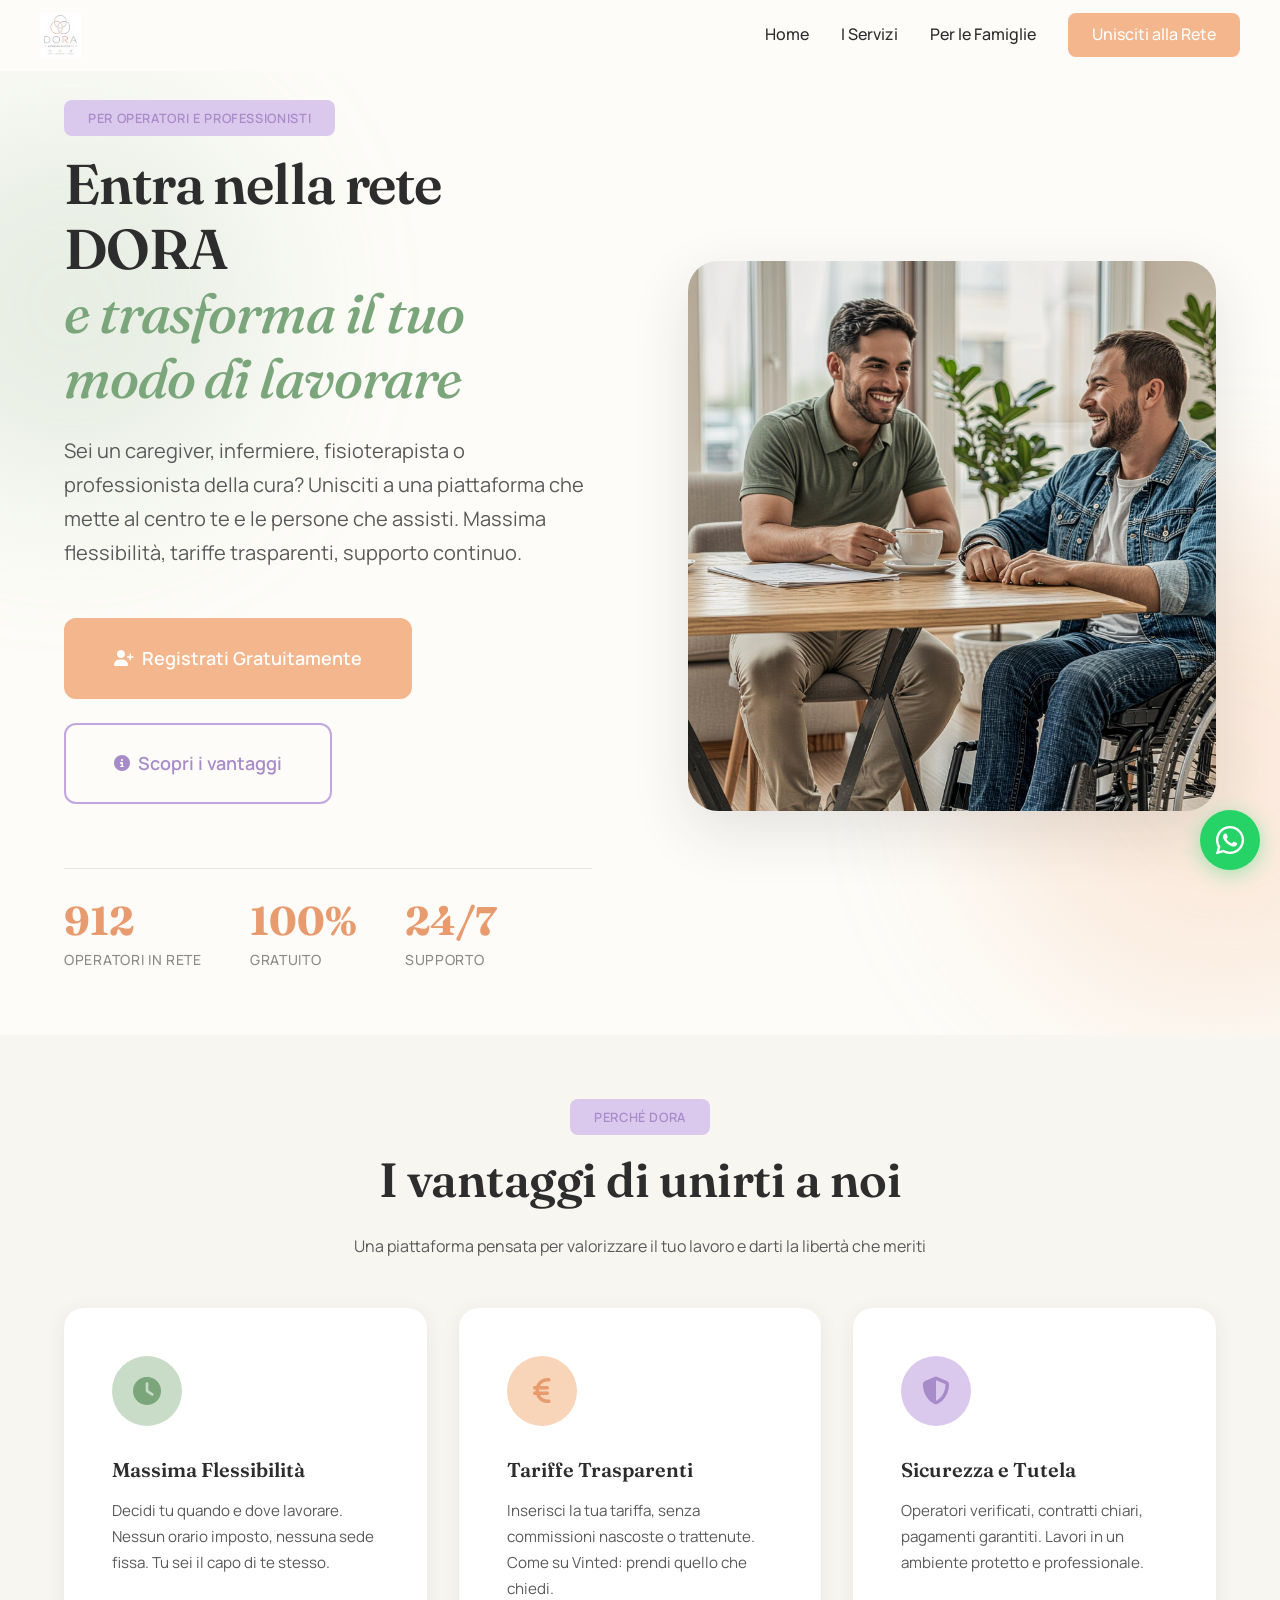
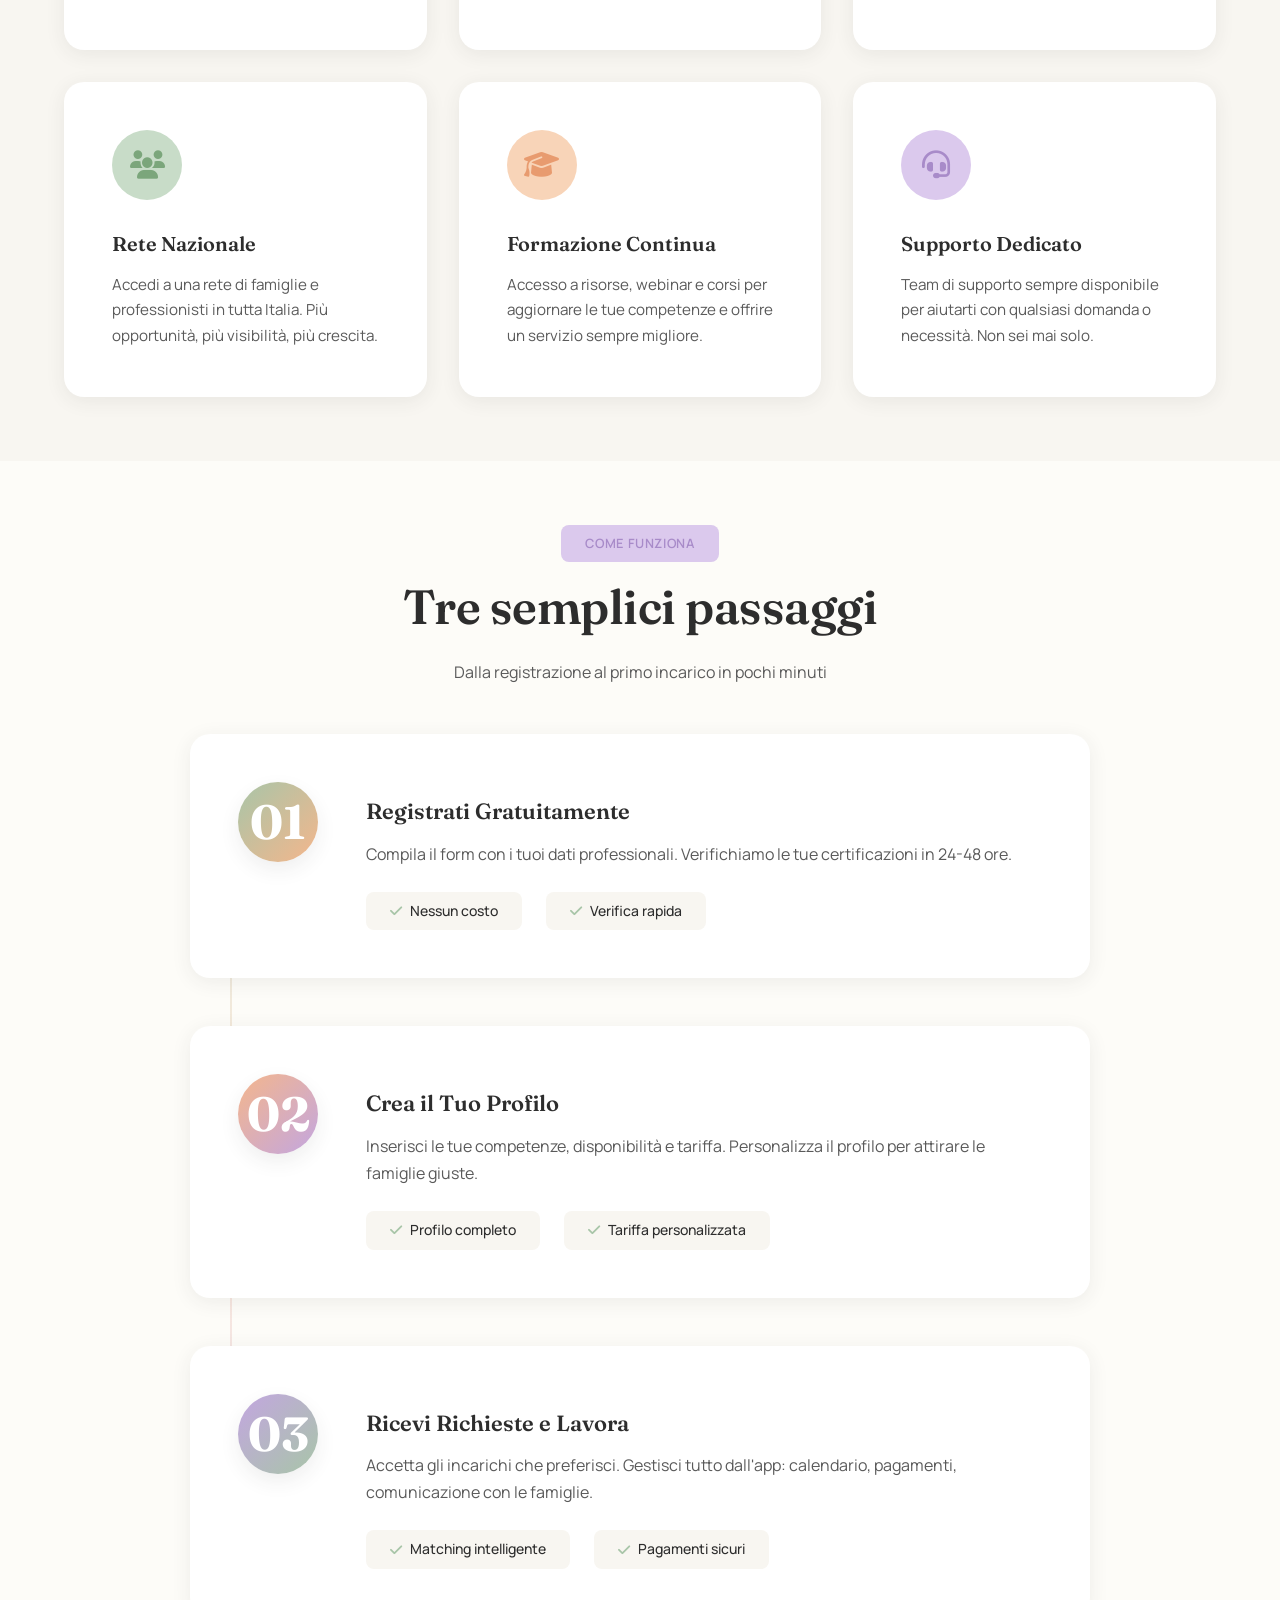
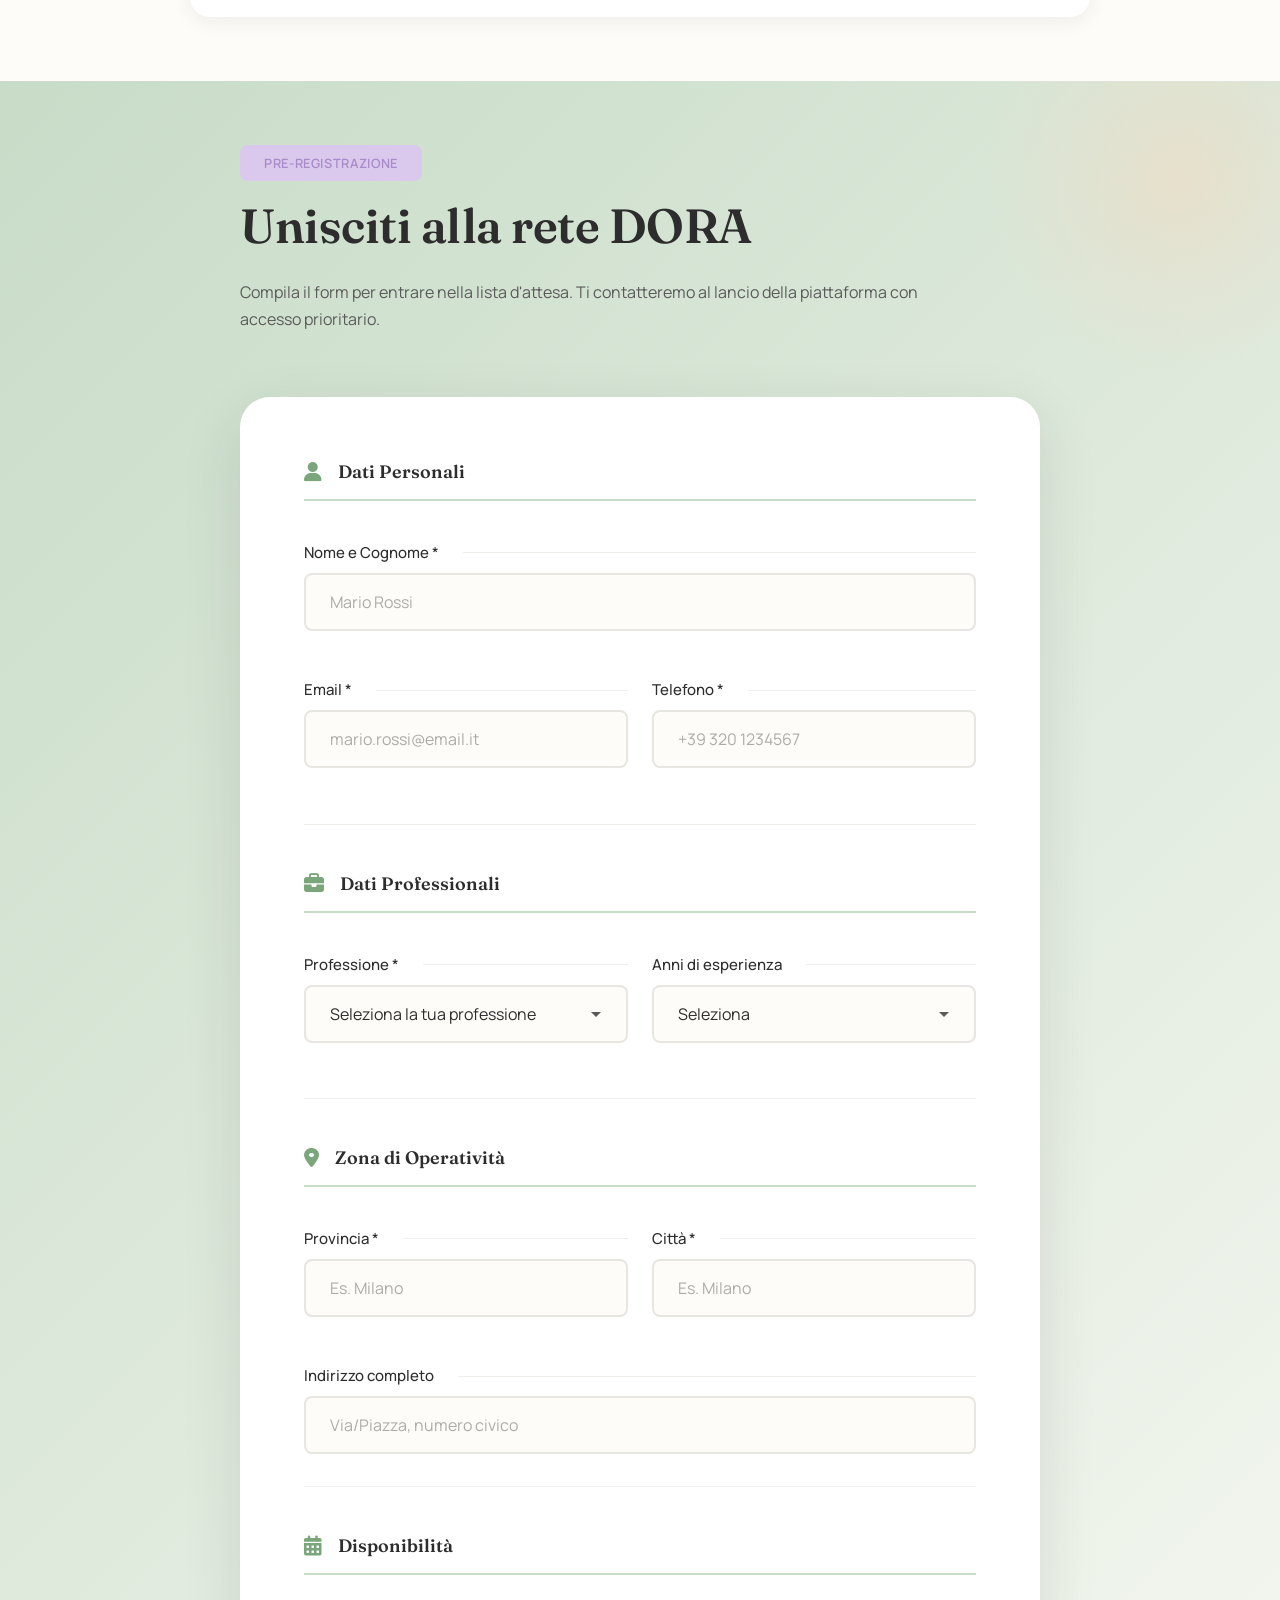
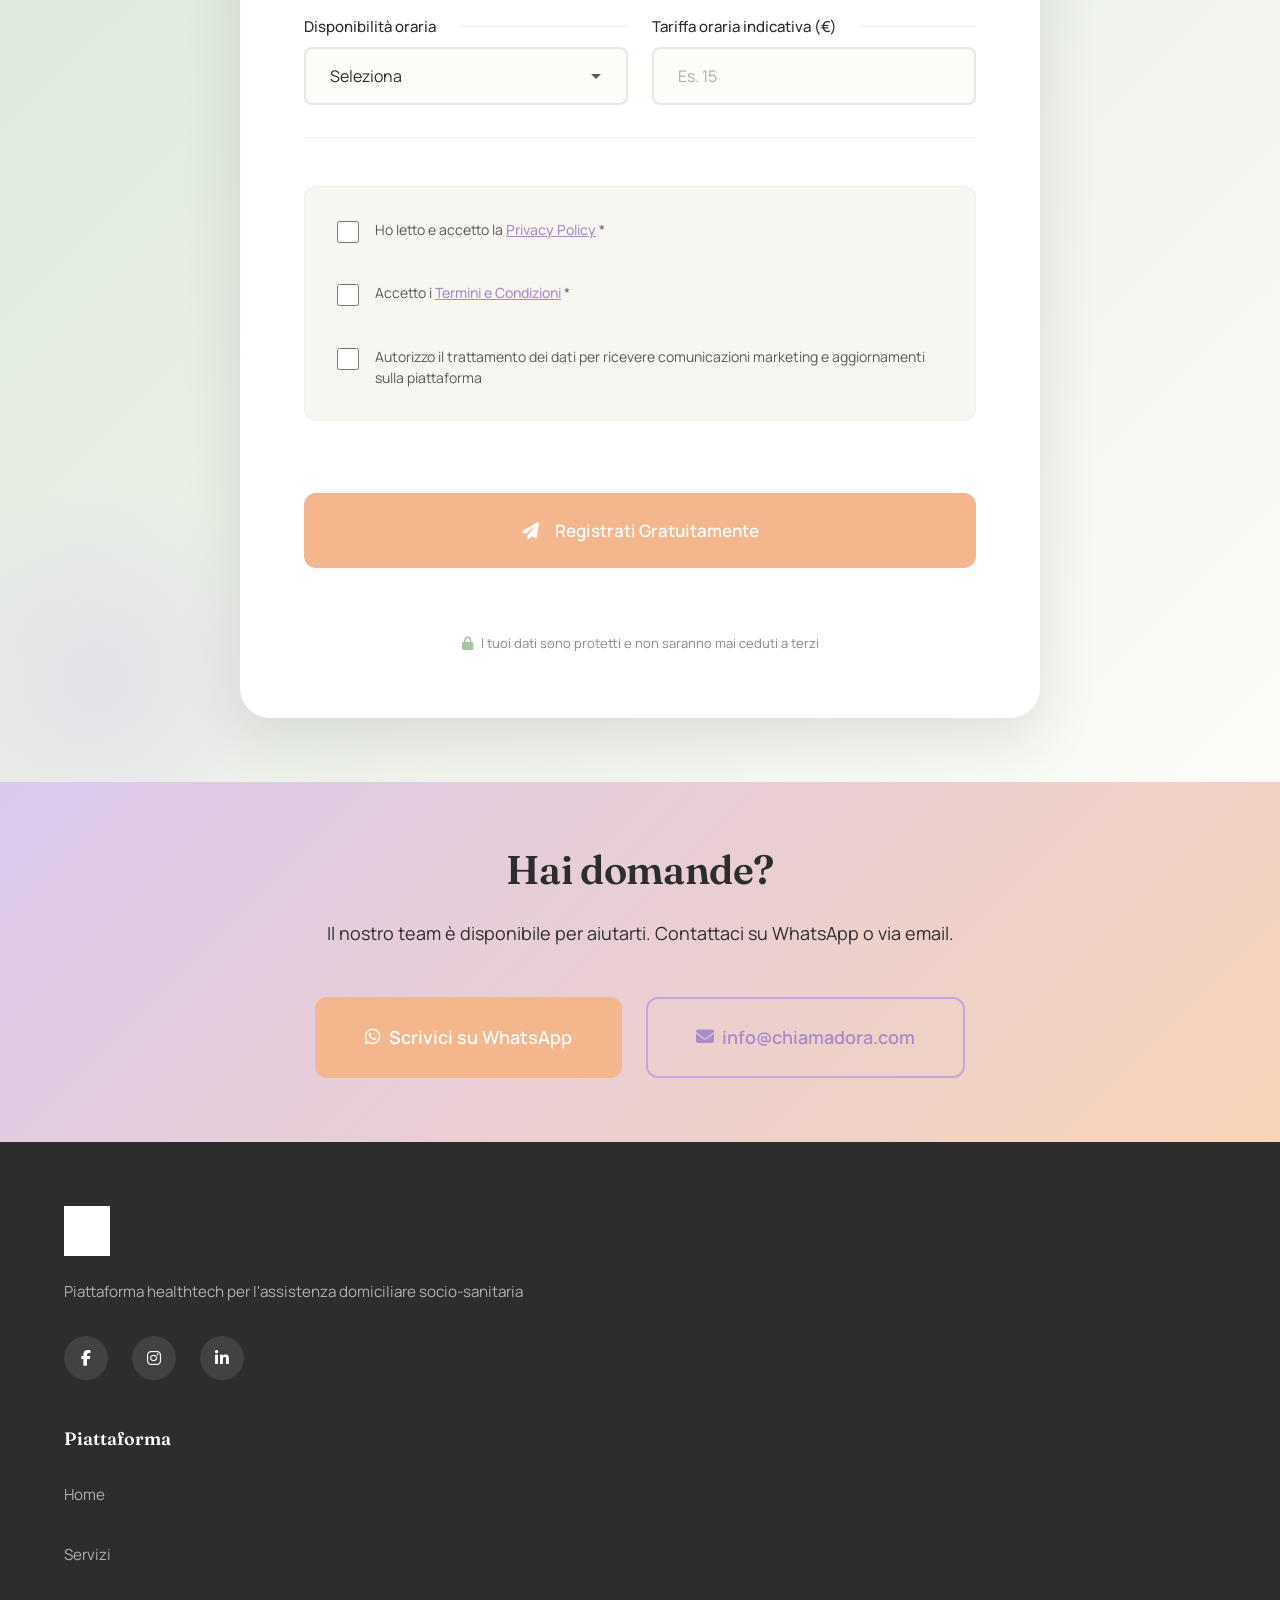
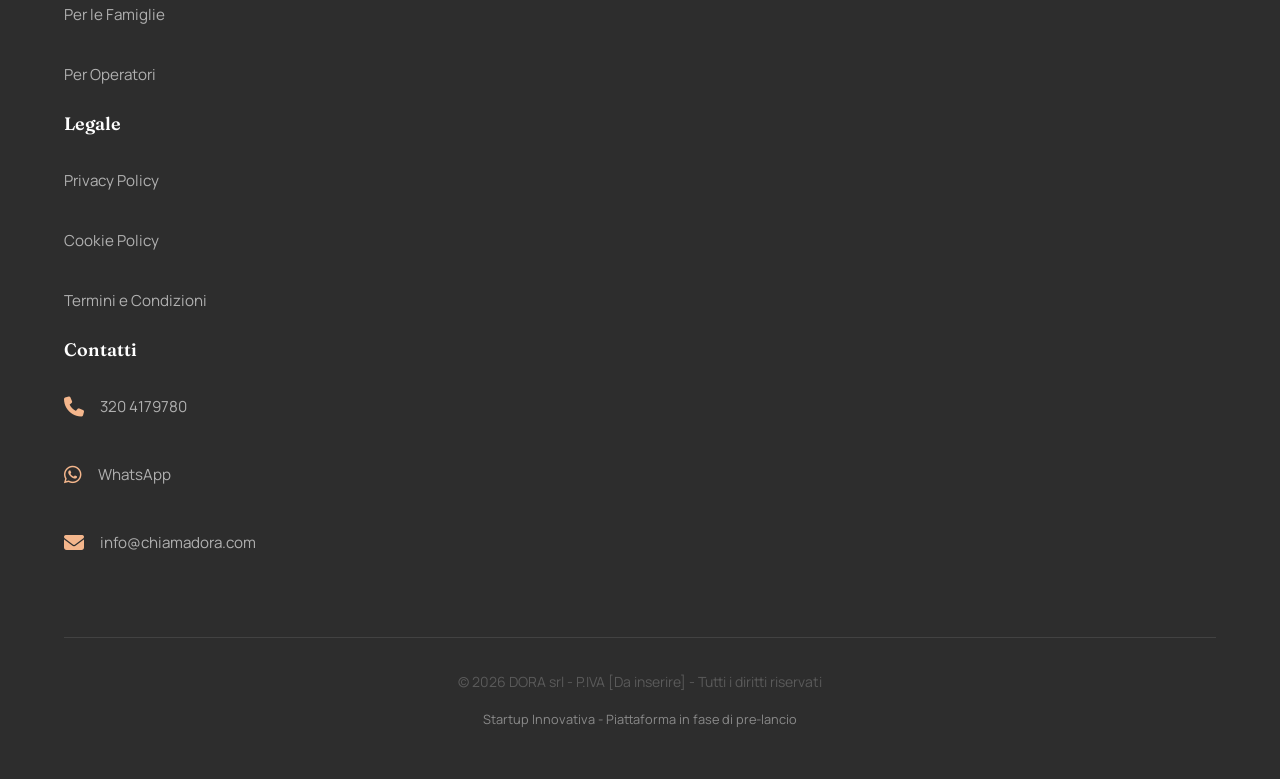
<file: operatori/operatori.html>
<!DOCTYPE html>
<html lang="it">

<head>
    <meta charset="UTF-8">
    <meta name="viewport" content="width=device-width, initial-scale=1.0, viewport-fit=cover">
    <meta name="description"
        content="Unisciti alla rete DORA. Registrati gratuitamente come caregiver, infermiere o professionista della cura. Massima flessibilità e trasparenza tariffaria.">
    <meta name="keywords"
        content="lavoro caregiver, infermieri domicilio, fisioterapisti, operatori socio sanitari, piattaforma assistenza, lavoro assistenza domiciliare">

    <title>Unisciti alla Rete DORA | Diventa Operatore | Assistenza Domiciliare</title>

    <link rel="icon" type="image/png" href="../images/favicon.png">

    <!-- Google Fonts -->
    <link rel="preconnect" href="https://fonts.googleapis.com">
    <link rel="preconnect" href="https://fonts.gstatic.com" crossorigin>
    <link
        href="https://fonts.googleapis.com/css2?family=Fraunces:opsz,wght@9..144,300;400;500;600;700&family=Manrope:wght@300;400;500;600;700&display=swap"
        rel="stylesheet">

    <!-- FontAwesome -->
    <link rel="stylesheet" href="https://cdnjs.cloudflare.com/ajax/libs/font-awesome/6.4.0/css/all.min.css">

    <!-- CSS -->
    <link rel="stylesheet" href="../style.css">
    <link rel="stylesheet" href="operatori.css">
</head>

<body>
    <!-- Navigation -->
    <header class="header" id="header" role="banner">
        <nav class="nav container" role="navigation" aria-label="Navigazione principale">
            <a href="../index.html" class="nav-logo" aria-label="DORA - Home">
                <img src="../images/logo.jpg" alt="DORA - Accanto a chi ami" class="logo-img">
            </a>

            <button class="nav-toggle" id="nav-toggle" aria-label="Apri menu" aria-expanded="false"
                aria-controls="nav-menu">
                <span class="hamburger"></span>
            </button>

            <ul class="nav-menu" id="nav-menu">
                <li class="nav-item">
                    <a href="../index.html" class="nav-link">Home</a>
                </li>
                <li class="nav-item">
                    <a href="../servizi/servizi.html" class="nav-link">I Servizi</a>
                </li>
                <li class="nav-item">
                    <a href="../famiglie/famiglie.html" class="nav-link">Per le Famiglie</a>
                </li>
                <li class="nav-item">
                    <a href="operatori.html" class="nav-link nav-link-highlight active">Unisciti alla Rete</a>
                </li>
            </ul>
        </nav>
    </header>

    <main role="main">
        <!-- Hero Section Operatori -->
        <section class="hero-operatori" aria-labelledby="operatori-title">
            <div class="hero-operatori-background">
                <div class="hero-blob blob-1"></div>
                <div class="hero-blob blob-2"></div>
            </div>

            <div class="container hero-operatori-content">
                <div class="hero-operatori-text">
                    <span class="section-tag">Per Operatori e Professionisti</span>
                    <h1 id="operatori-title" class="hero-operatori-title">
                        Entra nella rete DORA
                        <span class="hero-operatori-highlight">e trasforma il tuo modo di lavorare</span>
                    </h1>
                    <p class="hero-operatori-subtitle">
                        Sei un caregiver, infermiere, fisioterapista o professionista della cura?
                        Unisciti a una piattaforma che mette al centro te e le persone che assisti.
                        Massima flessibilità, tariffe trasparenti, supporto continuo.
                    </p>

                    <div class="hero-operatori-ctas">
                        <a href="#registrazione" class="btn btn-primary btn-large">
                            <i class="fas fa-user-plus" aria-hidden="true"></i>
                            Registrati Gratuitamente
                        </a>
                        <a href="#vantaggi" class="btn btn-outline btn-large">
                            <i class="fas fa-info-circle" aria-hidden="true"></i>
                            Scopri i vantaggi
                        </a>
                    </div>

                    <div class="hero-operatori-stats">
                        <div class="stat-item">
                            <span class="stat-number counter" data-target="1000">0</span>
                            <span class="stat-label">Operatori in rete</span>
                        </div>
                        <div class="stat-item">
                            <span class="stat-number">100%</span>
                            <span class="stat-label">Gratuito</span>
                        </div>
                        <div class="stat-item">
                            <span class="stat-number">24/7</span>
                            <span class="stat-label">Supporto</span>
                        </div>
                    </div>
                </div>

                <div class="hero-operatori-image">
                    <div class="hero-operatori-image-wrapper">
                        <img src="../images/servizi.jpg"
                            alt="Operatori DORA che collaborano in un ambiente moderno e accogliente"
                            class="hero-operatori-img">
                    </div>
                </div>
            </div>
        </section>

        <!-- Vantaggi Section -->
        <section class="section section-vantaggi" id="vantaggi" aria-labelledby="vantaggi-title">
            <div class="container">
                <div class="section-header section-header-center">
                    <span class="section-tag">Perché DORA</span>
                    <h2 id="vantaggi-title" class="section-title">I vantaggi di unirti a noi</h2>
                    <p class="section-subtitle">
                        Una piattaforma pensata per valorizzare il tuo lavoro e darti la libertà che meriti
                    </p>
                </div>

                <div class="vantaggi-grid">
                    <article class="vantaggio-card animate-on-scroll">
                        <div class="vantaggio-icon">
                            <i class="fas fa-clock" aria-hidden="true"></i>
                        </div>
                        <h3 class="vantaggio-title">Massima Flessibilità</h3>
                        <p class="vantaggio-text">
                            Decidi tu quando e dove lavorare. Nessun orario imposto,
                            nessuna sede fissa. Tu sei il capo di te stesso.
                        </p>
                    </article>

                    <article class="vantaggio-card animate-on-scroll">
                        <div class="vantaggio-icon vantaggio-icon-accent">
                            <i class="fas fa-euro-sign" aria-hidden="true"></i>
                        </div>
                        <h3 class="vantaggio-title">Tariffe Trasparenti</h3>
                        <p class="vantaggio-text">
                            Inserisci la tua tariffa, senza commissioni nascoste o trattenute.
                            Come su Vinted: prendi quello che chiedi.
                        </p>
                    </article>

                    <article class="vantaggio-card animate-on-scroll">
                        <div class="vantaggio-icon vantaggio-icon-secondary">
                            <i class="fas fa-shield-alt" aria-hidden="true"></i>
                        </div>
                        <h3 class="vantaggio-title">Sicurezza e Tutela</h3>
                        <p class="vantaggio-text">
                            Operatori verificati, contratti chiari, pagamenti garantiti.
                            Lavori in un ambiente protetto e professionale.
                        </p>
                    </article>

                    <article class="vantaggio-card animate-on-scroll">
                        <div class="vantaggio-icon">
                            <i class="fas fa-users" aria-hidden="true"></i>
                        </div>
                        <h3 class="vantaggio-title">Rete Nazionale</h3>
                        <p class="vantaggio-text">
                            Accedi a una rete di famiglie e professionisti in tutta Italia.
                            Più opportunità, più visibilità, più crescita.
                        </p>
                    </article>

                    <article class="vantaggio-card animate-on-scroll">
                        <div class="vantaggio-icon vantaggio-icon-accent">
                            <i class="fas fa-graduation-cap" aria-hidden="true"></i>
                        </div>
                        <h3 class="vantaggio-title">Formazione Continua</h3>
                        <p class="vantaggio-text">
                            Accesso a risorse, webinar e corsi per aggiornare le tue competenze
                            e offrire un servizio sempre migliore.
                        </p>
                    </article>

                    <article class="vantaggio-card animate-on-scroll">
                        <div class="vantaggio-icon vantaggio-icon-secondary">
                            <i class="fas fa-headset" aria-hidden="true"></i>
                        </div>
                        <h3 class="vantaggio-title">Supporto Dedicato</h3>
                        <p class="vantaggio-text">
                            Team di supporto sempre disponibile per aiutarti con qualsiasi domanda
                            o necessità. Non sei mai solo.
                        </p>
                    </article>
                </div>
            </div>
        </section>

        <!-- Come Funziona per Operatori -->
        <section class="section section-come-funziona-operatori" aria-labelledby="come-funziona-operatori-title">
            <div class="container">
                <div class="section-header section-header-center">
                    <span class="section-tag">Come Funziona</span>
                    <h2 id="come-funziona-operatori-title" class="section-title">Tre semplici passaggi</h2>
                    <p class="section-subtitle">
                        Dalla registrazione al primo incarico in pochi minuti
                    </p>
                </div>

                <div class="steps-container">
                    <div class="step-item animate-on-scroll">
                        <div class="step-number">01</div>
                        <div class="step-content">
                            <h3 class="step-title">Registrati Gratuitamente</h3>
                            <p class="step-text">
                                Compila il form con i tuoi dati professionali.
                                Verifichiamo le tue certificazioni in 24-48 ore.
                            </p>
                            <div class="step-features">
                                <span><i class="fas fa-check"></i> Nessun costo</span>
                                <span><i class="fas fa-check"></i> Verifica rapida</span>
                            </div>
                        </div>
                    </div>

                    <div class="step-item animate-on-scroll">
                        <div class="step-number">02</div>
                        <div class="step-content">
                            <h3 class="step-title">Crea il Tuo Profilo</h3>
                            <p class="step-text">
                                Inserisci le tue competenze, disponibilità e tariffa.
                                Personalizza il profilo per attirare le famiglie giuste.
                            </p>
                            <div class="step-features">
                                <span><i class="fas fa-check"></i> Profilo completo</span>
                                <span><i class="fas fa-check"></i> Tariffa personalizzata</span>
                            </div>
                        </div>
                    </div>

                    <div class="step-item animate-on-scroll">
                        <div class="step-number">03</div>
                        <div class="step-content">
                            <h3 class="step-title">Ricevi Richieste e Lavora</h3>
                            <p class="step-text">
                                Accetta gli incarichi che preferisci. Gestisci tutto dall'app:
                                calendario, pagamenti, comunicazione con le famiglie.
                            </p>
                            <div class="step-features">
                                <span><i class="fas fa-check"></i> Matching intelligente</span>
                                <span><i class="fas fa-check"></i> Pagamenti sicuri</span>
                            </div>
                        </div>
                    </div>
                </div>
            </div>
        </section>

        <!-- Form Registrazione -->
        <section class="section section-registrazione-operatori" id="registrazione"
            aria-labelledby="registrazione-title">
            <div class="container">
                <div class="registrazione-operatori-wrapper">
                    <div class="registrazione-operatori-header text-center">
                        <span class="section-tag">Pre-Registrazione</span>
                        <h2 id="registrazione-title" class="section-title">Unisciti alla rete DORA</h2>
                        <p class="section-subtitle">
                            Compila il form per entrare nella lista d'attesa.
                            Ti contatteremo al lancio della piattaforma con accesso prioritario.
                        </p>
                    </div>

                    <div class="registrazione-operatori-content">
                        <div class="registrazione-operatori-form-wrapper">
                            <form id="operatori-form" class="operatori-form" novalidate>
                                <div class="form-section">
                                    <h3 class="form-section-title">
                                        <i class="fas fa-user" aria-hidden="true"></i>
                                        Dati Personali
                                    </h3>

                                    <div class="form-row">
                                        <div class="form-group">
                                            <label for="nome" class="form-label">Nome e Cognome *</label>
                                            <input type="text" id="nome" name="nome" class="form-input" required
                                                aria-required="true" placeholder="Mario Rossi" autocomplete="name">
                                            <span class="form-error" id="nome-error"></span>
                                        </div>
                                    </div>

                                    <div class="form-row form-row-2col">
                                        <div class="form-group">
                                            <label for="email" class="form-label">Email *</label>
                                            <input type="email" id="email" name="email" class="form-input" required
                                                aria-required="true" placeholder="mario.rossi@email.it"
                                                autocomplete="email">
                                            <span class="form-error" id="email-error"></span>
                                        </div>

                                        <div class="form-group">
                                            <label for="telefono" class="form-label">Telefono *</label>
                                            <input type="tel" id="telefono" name="telefono" class="form-input" required
                                                aria-required="true" placeholder="+39 320 1234567" autocomplete="tel">
                                            <span class="form-error" id="telefono-error"></span>
                                        </div>
                                    </div>
                                </div>

                                <div class="form-section">
                                    <h3 class="form-section-title">
                                        <i class="fas fa-briefcase" aria-hidden="true"></i>
                                        Dati Professionali
                                    </h3>

                                    <div class="form-row form-row-2col">
                                        <div class="form-group">
                                            <label for="professione" class="form-label">Professione *</label>
                                            <select id="professione" name="professione" class="form-input" required
                                                aria-required="true">
                                                <option value="">Seleziona la tua professione</option>
                                                <option value="caregiver">Caregiver Professionale</option>
                                                <option value="infermiere">Infermiere</option>
                                                <option value="fisioterapista">Fisioterapista</option>
                                                <option value="oss">OSS - Operatore Socio Sanitario</option>
                                                <option value="medico">Medico</option>
                                                <option value="psicologo">Psicologo</option>
                                                <option value="educatore">Educatore Professionale</option>
                                                <option value="altro">Altro professionista della cura</option>
                                            </select>
                                            <span class="form-error" id="professione-error"></span>
                                        </div>

                                        <div class="form-group">
                                            <label for="esperienza" class="form-label">Anni di esperienza</label>
                                            <select id="esperienza" name="esperienza" class="form-input">
                                                <option value="">Seleziona</option>
                                                <option value="0-2">0-2 anni</option>
                                                <option value="3-5">3-5 anni</option>
                                                <option value="6-10">6-10 anni</option>
                                                <option value="10+">Oltre 10 anni</option>
                                            </select>
                                        </div>
                                    </div>
                                </div>

                                <div class="form-section">
                                    <h3 class="form-section-title">
                                        <i class="fas fa-map-marker-alt" aria-hidden="true"></i>
                                        Zona di Operatività
                                    </h3>

                                    <div class="form-row form-row-2col">
                                        <div class="form-group">
                                            <label for="provincia" class="form-label">Provincia *</label>
                                            <input type="text" id="provincia" name="provincia" class="form-input"
                                                required aria-required="true" placeholder="Es. Milano"
                                                autocomplete="address-level1">
                                            <span class="form-error" id="provincia-error"></span>
                                        </div>

                                        <div class="form-group">
                                            <label for="citta" class="form-label">Città *</label>
                                            <input type="text" id="citta" name="citta" class="form-input" required
                                                aria-required="true" placeholder="Es. Milano"
                                                autocomplete="address-level2">
                                            <span class="form-error" id="citta-error"></span>
                                        </div>
                                    </div>

                                    <div class="form-row">
                                        <div class="form-group">
                                            <label for="indirizzo" class="form-label">Indirizzo completo</label>
                                            <input type="text" id="indirizzo" name="indirizzo" class="form-input"
                                                placeholder="Via/Piazza, numero civico" autocomplete="street-address">
                                        </div>
                                    </div>
                                </div>

                                <div class="form-section">
                                    <h3 class="form-section-title">
                                        <i class="fas fa-calendar-alt" aria-hidden="true"></i>
                                        Disponibilità
                                    </h3>

                                    <div class="form-row form-row-2col">
                                        <div class="form-group">
                                            <label for="disponibilita" class="form-label">Disponibilità oraria</label>
                                            <select id="disponibilita" name="disponibilita" class="form-input">
                                                <option value="">Seleziona</option>
                                                <option value="full-time">Full-time</option>
                                                <option value="part-time">Part-time</option>
                                                <option value="weekend">Solo weekend</option>
                                                <option value="occasionale">Occasionale</option>
                                            </select>
                                        </div>

                                        <div class="form-group">
                                            <label for="tariffa" class="form-label">Tariffa oraria indicativa
                                                (€)</label>
                                            <input type="number" id="tariffa" name="tariffa" class="form-input"
                                                placeholder="Es. 15" min="5" max="100" step="1">
                                        </div>
                                    </div>
                                </div>

                                <!-- GDPR Consensi -->
                                <div class="form-gdpr">
                                    <div class="form-checkbox-group">
                                        <input type="checkbox" id="privacy" name="privacy" class="form-checkbox"
                                            required aria-required="true">
                                        <label for="privacy" class="form-checkbox-label">
                                            Ho letto e accetto la <a href="../privacy/privacy.html" target="_blank"
                                                rel="noopener">Privacy Policy</a> *
                                        </label>
                                    </div>
                                    <span class="form-error" id="privacy-error"></span>

                                    <div class="form-checkbox-group">
                                        <input type="checkbox" id="termini" name="termini" class="form-checkbox"
                                            required aria-required="true">
                                        <label for="termini" class="form-checkbox-label">
                                            Accetto i <a href="../termini.html" target="_blank" rel="noopener">Termini e
                                                Condizioni</a> *
                                        </label>
                                    </div>
                                    <span class="form-error" id="termini-error"></span>

                                    <div class="form-checkbox-group">
                                        <input type="checkbox" id="marketing" name="marketing" class="form-checkbox">
                                        <label for="marketing" class="form-checkbox-label">
                                            Autorizzo il trattamento dei dati per ricevere comunicazioni marketing e
                                            aggiornamenti sulla piattaforma
                                        </label>
                                    </div>
                                </div>

                                <button type="submit" class="btn btn-primary btn-large btn-full">
                                    <span class="btn-text">
                                        <i class="fas fa-paper-plane" aria-hidden="true"></i>
                                        Registrati Gratuitamente
                                    </span>
                                    <span class="btn-loader" style="display: none;">
                                        <i class="fas fa-spinner fa-spin" aria-hidden="true"></i>
                                        Invio in corso...
                                    </span>
                                </button>

                                <p class="form-note">
                                    <i class="fas fa-lock" aria-hidden="true"></i>
                                    I tuoi dati sono protetti e non saranno mai ceduti a terzi
                                </p>
                            </form>

                            <!-- Success Message -->
                            <div id="form-success" class="form-success" style="display: none;">
                                <div class="success-icon">
                                    <i class="fas fa-check-circle" aria-hidden="true"></i>
                                </div>
                                <h3>Grazie per la tua registrazione!</h3>
                                <p>Ti abbiamo inviato una email di conferma. Ti contatteremo presto per darti accesso
                                    prioritario alla piattaforma DORA.</p>
                                <button class="btn btn-outline"
                                    onclick="document.getElementById('form-success').style.display='none'; document.getElementById('operatori-form').reset(); document.getElementById('operatori-form').style.display='block';">
                                    <i class="fas fa-arrow-left" aria-hidden="true"></i>
                                    Torna al form
                                </button>
                            </div>
                        </div>
                    </div>
                </div>
            </div>
        </section>

        <!-- CTA Finale -->
        <section class="section section-cta-operatori" aria-labelledby="cta-operatori-title">
            <div class="container">
                <div class="cta-box">
                    <h2 id="cta-operatori-title" class="cta-title">Hai domande?</h2>
                    <p class="cta-text">
                        Il nostro team è disponibile per aiutarti. Contattaci su WhatsApp o via email.
                    </p>
                    <div class="cta-buttons">
                        <a href="https://wa.me/393204179780" target="_blank" rel="noopener"
                            class="btn btn-primary btn-large">
                            <i class="fab fa-whatsapp" aria-hidden="true"></i>
                            Scrivici su WhatsApp
                        </a>
                        <a href="mailto:info@chiamadora.com" class="btn btn-outline btn-large">
                            <i class="fas fa-envelope" aria-hidden="true"></i>
                            info@chiamadora.com
                        </a>
                    </div>
                </div>
            </div>
        </section>
    </main>

    <!-- Footer -->
    <footer class="footer" role="contentinfo">
        <div class="container">
            <div class="footer-content">
                <div class="footer-brand">
                    <img src="../images/logo.jpg" alt="DORA - Accanto a chi ami" class="footer-logo">
                    <p class="footer-tagline">Piattaforma healthtech per l'assistenza domiciliare socio-sanitaria</p>
                    <div class="footer-social">
                        <a href="https://facebook.com/chiamadora" target="_blank" rel="noopener" aria-label="Facebook"
                            class="social-link">
                            <i class="fab fa-facebook-f" aria-hidden="true"></i>
                        </a>
                        <a href="https://instagram.com/chiamadora" target="_blank" rel="noopener" aria-label="Instagram"
                            class="social-link">
                            <i class="fab fa-instagram" aria-hidden="true"></i>
                        </a>
                        <a href="https://linkedin.com/company/chiamadora" target="_blank" rel="noopener"
                            aria-label="LinkedIn" class="social-link">
                            <i class="fab fa-linkedin-in" aria-hidden="true"></i>
                        </a>
                    </div>
                </div>

                <div class="footer-links">
                    <div class="footer-column">
                        <h4>Piattaforma</h4>
                        <ul>
                            <li><a href="../index.html">Home</a></li>
                            <li><a href="../servizi/servizi.html">Servizi</a></li>
                            <li><a href="../famiglie/famiglie.html">Per le Famiglie</a></li>
                            <li><a href="operatori.html">Per Operatori</a></li>
                        </ul>
                    </div>

                    <div class="footer-column">
                        <h4>Legale</h4>
                        <ul>
                            <li><a href="../privacy/privacy.html">Privacy Policy</a></li>
                            <li><a href="../cookie/cookie-policy.html">Cookie Policy</a></li>
                            <li><a href="../termini.html">Termini e Condizioni</a></li>
                        </ul>
                    </div>

                    <div class="footer-column">
                        <h4>Contatti</h4>
                        <ul class="contact-list">
                            <li>
                                <i class="fas fa-phone" aria-hidden="true"></i>
                                <a href="tel:+393204179780">320 4179780</a>
                            </li>
                            <li>
                                <i class="fab fa-whatsapp" aria-hidden="true"></i>
                                <a href="https://wa.me/393204179780" target="_blank" rel="noopener">WhatsApp</a>
                            </li>
                            <li>
                                <i class="fas fa-envelope" aria-hidden="true"></i>
                                <a href="mailto:info@chiamadora.com">info@chiamadora.com</a>
                            </li>
                        </ul>
                    </div>
                </div>
            </div>

            <div class="footer-bottom">
                <p>&copy; 2026 DORA srl - P.IVA [Da inserire] - Tutti i diritti riservati</p>
                <p class="footer-disclaimer">Startup Innovativa - Piattaforma in fase di pre-lancio</p>
            </div>
        </div>
    </footer>

    <!-- WhatsApp Floating Button -->
    <a href="https://wa.me/393204179780" target="_blank" rel="noopener" class="whatsapp-float"
        aria-label="Contattaci su WhatsApp">
        <i class="fab fa-whatsapp" aria-hidden="true"></i>
        <span class="whatsapp-tooltip">Scrivici su WhatsApp</span>
    </a>

    <!-- JavaScript -->
    <script src="../script.js"></script>
    <script src="operatori.js"></script>
</body>

</html>
</file>
<file: style.css>
/* ========================================
   DORA - Design System v2.0
   Palette: Viola, Verde, Arancio pastello
   MOBILE-FIRST OPTIMIZED
   ======================================== */

/* CSS Variables */
:root {
    /* Colori principali */
    --color-bg: #FDFCF8;
    --color-bg-alt: #F8F6F1;
    --color-text: #2D2D2D;
    --color-text-light: #5A5A5A;
    --color-text-muted: #8A8A8A;

    /* Verde pastello (istituzionale) */
    --color-primary: #A8C5A8;
    --color-primary-dark: #7BA67B;
    --color-primary-light: #C8DCC8;

    /* Arancio pastello (calore) */
    --color-accent: #F4B68C;
    --color-accent-dark: #E89B6F;
    --color-accent-light: #F8D4B8;

    /* Viola pastello (tecnologia) */
    --color-secondary: #C3A6E0;
    --color-secondary-dark: #A88BC9;
    --color-secondary-light: #DBC9ED;

    /* Grigi */
    --color-border: #E8E6E1;
    --color-border-light: #F0EEEA;

    /* Bianchi/Sfumature */
    --color-white: #FFFFFF;
    --color-shadow: rgba(45, 45, 45, 0.08);
    --color-shadow-dark: rgba(45, 45, 45, 0.12);

    /* Font */
    --font-heading: 'Fraunces', serif;
    --font-body: 'Manrope', sans-serif;

    /* Spacing - AUMENTATI PER MOBILE */
    --spacing-xs: 0.5rem;
    --spacing-sm: 1rem;
    --spacing-md: 1.5rem;
    --spacing-lg: 2rem;
    --spacing-xl: 3rem;
    --spacing-2xl: 4rem;
    --spacing-3xl: 6rem;

    /* Border radius */
    --radius-sm: 8px;
    --radius-md: 12px;
    --radius-lg: 20px;
    --radius-xl: 30px;
    --radius-full: 50%;

    /* Transitions */
    --transition-fast: 0.2s ease;
    --transition-base: 0.3s ease;
    --transition-slow: 0.5s ease;

    /* Safe areas per iOS */
    --safe-area-top: env(safe-area-inset-top);
    --safe-area-bottom: env(safe-area-inset-bottom);

    /* Touch target minimum */
    --touch-target: 44px;
}

/* Reset & Base - MOBILE OPTIMIZED */
* {
    margin: 0;
    padding: 0;
    box-sizing: border-box;
    -webkit-tap-highlight-color: transparent;
}

html {
    scroll-behavior: smooth;
    font-size: 16px;
    -webkit-text-size-adjust: 100%;
    -ms-text-size-adjust: 100%;
}

body {
    font-family: var(--font-body);
    color: var(--color-text);
    background-color: var(--color-bg);
    line-height: 1.6;
    overflow-x: hidden;
    -webkit-font-smoothing: antialiased;
    -moz-osx-font-smoothing: grayscale;
    /* iOS safe area */
    padding-top: var(--safe-area-top);
    padding-bottom: var(--safe-area-bottom);
}

img {
    max-width: 100%;
    height: auto;
    display: block;
    -webkit-user-select: none;
    -khtml-user-select: none;
    -moz-user-select: none;
    -o-user-select: none;
    user-select: none;
}

a {
    color: var(--color-secondary-dark);
    text-decoration: none;
    transition: color var(--transition-fast);
    -webkit-tap-highlight-color: transparent;
}

a:hover {
    color: var(--color-primary-dark);
}

/* Typography - RESPONSIVE */
h1,
h2,
h3,
h4,
h5,
h6 {
    font-family: var(--font-heading);
    font-weight: 600;
    line-height: 1.2;
    color: var(--color-text);
    -webkit-hyphens: auto;
    -moz-hyphens: auto;
    -ms-hyphens: auto;
    hyphens: auto;
}

h1 {
    font-size: clamp(2rem, 6vw, 4rem);
    letter-spacing: -0.02em;
}

h2 {
    font-size: clamp(1.75rem, 5vw, 3rem);
    letter-spacing: -0.01em;
}

h3 {
    font-size: clamp(1.25rem, 4vw, 2rem);
}

h4 {
    font-size: 1.25rem;
}

p {
    margin-bottom: var(--spacing-sm);
    color: var(--color-text-light);
    line-height: 1.7;
}

/* Container - MOBILE OPTIMIZED */
.container {
    width: 100%;
    max-width: 1200px;
    margin: 0 auto;
    padding: 0 var(--spacing-md);
}

/* Buttons - TOUCH FRIENDLY */
.btn {
    display: inline-flex;
    align-items: center;
    justify-content: center;
    gap: var(--spacing-xs);
    padding: var(--spacing-sm) var(--spacing-lg);
    min-height: var(--touch-target);
    font-family: var(--font-body);
    font-weight: 600;
    font-size: 1rem;
    border-radius: var(--radius-md);
    border: 2px solid transparent;
    cursor: pointer;
    transition: all var(--transition-base);
    text-align: center;
    white-space: nowrap;
    -webkit-tap-highlight-color: transparent;
    touch-action: manipulation;
}

.btn:hover {
    transform: translateY(-2px);
    box-shadow: 0 8px 20px var(--color-shadow-dark);
}

.btn:active {
    transform: translateY(0) scale(0.98);
}

.btn-primary {
    background-color: var(--color-accent);
    color: var(--color-white);
    border-color: var(--color-accent);
}

.btn-primary:hover {
    background-color: var(--color-accent-dark);
    border-color: var(--color-accent-dark);
    color: var(--color-white);
}

.btn-outline {
    background-color: transparent;
    color: var(--color-secondary-dark);
    border-color: var(--color-secondary);
}

.btn-outline:hover {
    background-color: var(--color-secondary-light);
    border-color: var(--color-secondary-dark);
    color: var(--color-secondary-dark);
}

.btn-large {
    padding: var(--spacing-md) var(--spacing-xl);
    font-size: 1.125rem;
    min-height: 52px;
}

.btn-full {
    width: 100%;
}

.btn:disabled {
    opacity: 0.5;
    cursor: not-allowed;
    transform: none;
}

/* Cookie Banner - MOBILE OPTIMIZED */
.cookie-banner {
    position: fixed;
    bottom: 0;
    left: 0;
    right: 0;
    background-color: var(--color-white);
    box-shadow: 0 -4px 20px var(--color-shadow-dark);
    z-index: 9999;
    padding: var(--spacing-md);
    padding-bottom: calc(var(--spacing-md) + var(--safe-area-bottom));
    transform: translateY(100%);
    animation: slideUp 0.5s ease forwards;
}

@keyframes slideUp {
    to {
        transform: translateY(0);
    }
}

.cookie-banner-content {
    max-width: 1200px;
    margin: 0 auto;
    display: flex;
    flex-direction: column;
    gap: var(--spacing-md);
}

.cookie-banner-text {
    flex: 1;
    margin-bottom: 0;
    color: var(--color-text-light);
    font-size: 0.9rem;
    line-height: 1.5;
}

.cookie-banner-text i {
    color: var(--color-accent);
    margin-right: var(--spacing-xs);
}

.cookie-link {
    color: var(--color-secondary-dark);
    text-decoration: underline;
    display: inline-block;
    margin-top: var(--spacing-xs);
}

.cookie-buttons {
    display: flex;
    gap: var(--spacing-xs);
    flex-wrap: wrap;
    width: 100%;
}

.btn-cookie {
    padding: var(--spacing-sm) var(--spacing-md);
    font-size: 0.875rem;
    border-radius: var(--radius-sm);
    border: none;
    cursor: pointer;
    font-weight: 600;
    transition: all var(--transition-fast);
    flex: 1;
    min-width: 90px;
    min-height: var(--touch-target);
}

.btn-cookie-primary {
    background-color: var(--color-accent);
    color: var(--color-white);
}

.btn-cookie-primary:hover {
    background-color: var(--color-accent-dark);
}

.btn-cookie-secondary {
    background-color: var(--color-border);
    color: var(--color-text);
}

.btn-cookie-secondary:hover {
    background-color: var(--color-border-light);
}

.btn-cookie-outline {
    background-color: transparent;
    color: var(--color-text-light);
    border: 1px solid var(--color-border);
}

.btn-cookie-outline:hover {
    background-color: var(--color-bg-alt);
}

/* Header & Navigation - MOBILE OPTIMIZED */
.header {
    position: fixed;
    top: 0;
    left: 0;
    right: 0;
    background-color: rgba(253, 252, 248, 0.95);
    backdrop-filter: blur(10px);
    -webkit-backdrop-filter: blur(10px);
    z-index: 1000;
    transition: all var(--transition-base);
    border-bottom: 1px solid transparent;
    padding-top: var(--safe-area-top);
}

.header.scrolled {
    background-color: var(--color-bg);
    border-bottom-color: var(--color-border);
    box-shadow: 0 2px 10px var(--color-shadow);
}

.nav {
    display: flex;
    align-items: center;
    justify-content: space-between;
    padding: var(--spacing-sm) 0;
    height: 70px;
}

.nav-logo {
    display: flex;
    align-items: center;
    gap: var(--spacing-xs);
    z-index: 1001;
}

.logo-img {
    height: 45px;
    width: auto;
    max-width: 140px;
}

.nav-toggle {
    display: none;
    background: none;
    border: none;
    cursor: pointer;
    padding: var(--spacing-sm);
    z-index: 1001;
    width: var(--touch-target);
    height: var(--touch-target);
    position: relative;
}

.hamburger {
    display: block;
    width: 25px;
    height: 2px;
    background-color: var(--color-text);
    position: relative;
    transition: all var(--transition-base);
}

.hamburger::before,
.hamburger::after {
    content: '';
    position: absolute;
    width: 25px;
    height: 2px;
    background-color: var(--color-text);
    transition: all var(--transition-base);
}

.hamburger::before {
    top: -8px;
}

.hamburger::after {
    bottom: -8px;
}

.nav-menu {
    display: flex;
    list-style: none;
    gap: var(--spacing-lg);
    align-items: center;
}

.nav-link {
    color: var(--color-text);
    font-weight: 500;
    position: relative;
    padding: var(--spacing-xs) 0;
    min-height: var(--touch-target);
    display: flex;
    align-items: center;
}

.nav-link::after {
    content: '';
    position: absolute;
    bottom: 0;
    left: 0;
    width: 0;
    height: 2px;
    background-color: var(--color-accent);
    transition: width var(--transition-base);
}

.nav-link:hover::after {
    width: 100%;
}

.nav-link-highlight {
    background-color: var(--color-accent);
    color: var(--color-white);
    padding: var(--spacing-xs) var(--spacing-md);
    border-radius: var(--radius-sm);
}

.nav-link-highlight:hover {
    background-color: var(--color-accent-dark);
    color: var(--color-white);
}

/* Hero Section - MOBILE OPTIMIZED */
.hero {
    min-height: 100vh;
    min-height: 100dvh;
    display: flex;
    align-items: center;
    position: relative;
    padding-top: calc(100px + var(--safe-area-top));
    padding-bottom: var(--spacing-xl);
    overflow: hidden;
}

.hero-background {
    position: absolute;
    top: 0;
    left: 0;
    right: 0;
    bottom: 0;
    z-index: 0;
    overflow: hidden;
    pointer-events: none;
}

.hero-blob {
    position: absolute;
    border-radius: var(--radius-full);
    filter: blur(80px);
    opacity: 0.25;
    animation: float 20s ease-in-out infinite;
}

.blob-1 {
    width: 400px;
    height: 400px;
    background-color: var(--color-primary);
    top: 10%;
    left: -10%;
    animation-delay: 0s;
}

.blob-2 {
    width: 500px;
    height: 500px;
    background-color: var(--color-accent);
    top: 50%;
    right: -15%;
    animation-delay: 5s;
}

.blob-3 {
    width: 350px;
    height: 350px;
    background-color: var(--color-secondary);
    bottom: 10%;
    left: 20%;
    animation-delay: 10s;
}

@keyframes float {

    0%,
    100% {
        transform: translate(0, 0) scale(1);
    }

    33% {
        transform: translate(30px, -50px) scale(1.1);
    }

    66% {
        transform: translate(-20px, 30px) scale(0.9);
    }
}

.hero-content {
    display: grid;
    grid-template-columns: 1fr 1fr;
    gap: var(--spacing-3xl);
    align-items: center;
    position: relative;
    z-index: 1;
}

.hero-text {
    animation: fadeInUp 1s ease;
}

@keyframes fadeInUp {
    from {
        opacity: 0;
        transform: translateY(30px);
    }

    to {
        opacity: 1;
        transform: translateY(0);
    }
}

.hero-title {
    margin-bottom: var(--spacing-md);
}

.hero-title-highlight {
    display: block;
    color: var(--color-primary-dark);
    font-style: italic;
}

.hero-subtitle {
    font-size: 1.125rem;
    margin-bottom: var(--spacing-xl);
    color: var(--color-text-light);
    line-height: 1.7;
}

.hero-ctas {
    display: flex;
    gap: var(--spacing-md);
    margin-bottom: var(--spacing-xl);
    flex-wrap: wrap;
}

.hero-features {
    display: flex;
    gap: var(--spacing-lg);
    flex-wrap: wrap;
}

.hero-feature {
    display: flex;
    align-items: center;
    gap: var(--spacing-xs);
    color: var(--color-text-light);
    font-weight: 500;
    font-size: 0.95rem;
}

.hero-feature i {
    color: var(--color-primary);
    font-size: 1.25rem;
}

.hero-image {
    position: relative;
    animation: fadeInRight 1s ease 0.3s backwards;
}

@keyframes fadeInRight {
    from {
        opacity: 0;
        transform: translateX(30px);
    }

    to {
        opacity: 1;
        transform: translateX(0);
    }
}

.hero-image-wrapper {
    position: relative;
    border-radius: var(--radius-xl);
    overflow: hidden;
    box-shadow: 0 20px 60px var(--color-shadow-dark);
}

.hero-img {
    width: 100%;
    height: 500px;
    object-fit: cover;
}

.hero-badge {
    position: absolute;
    bottom: 20px;
    right: 20px;
    background-color: var(--color-white);
    padding: var(--spacing-md);
    border-radius: var(--radius-lg);
    box-shadow: 0 10px 30px var(--color-shadow);
    text-align: center;
}

.hero-badge-number {
    display: block;
    font-family: var(--font-heading);
    font-size: 1.75rem;
    font-weight: 700;
    color: var(--color-accent-dark);
    line-height: 1;
}

.hero-badge-text {
    font-size: 0.8rem;
    color: var(--color-text-light);
}

.hero-scroll {
    position: absolute;
    bottom: 30px;
    left: 50%;
    transform: translateX(-50%);
    z-index: 1;
}

.scroll-indicator {
    background-color: var(--color-white);
    border: 2px solid var(--color-border);
    width: 50px;
    height: 50px;
    border-radius: var(--radius-full);
    display: flex;
    align-items: center;
    justify-content: center;
    cursor: pointer;
    transition: all var(--transition-base);
    animation: bounce 2s ease-in-out infinite;
}

@keyframes bounce {

    0%,
    100% {
        transform: translateY(0);
    }

    50% {
        transform: translateY(-10px);
    }
}

.scroll-indicator:hover {
    background-color: var(--color-accent);
    border-color: var(--color-accent);
    color: var(--color-white);
}

/* Section Base - MOBILE OPTIMIZED */
.section {
    padding: var(--spacing-2xl) 0;
    position: relative;
}

.section-header {
    margin-bottom: var(--spacing-xl);
}

.section-header-center {
    text-align: center;
}

.section-tag {
    display: inline-block;
    background-color: var(--color-secondary-light);
    color: var(--color-secondary-dark);
    padding: var(--spacing-xs) var(--spacing-md);
    border-radius: var(--radius-sm);
    font-size: 0.8rem;
    font-weight: 600;
    margin-bottom: var(--spacing-sm);
    text-transform: uppercase;
    letter-spacing: 0.05em;
}

.section-title {
    margin-bottom: var(--spacing-md);
}

.section-subtitle {
    font-size: 1rem;
    color: var(--color-text-light);
    max-width: 700px;
    line-height: 1.7;
}

.section-header-center .section-subtitle {
    margin: 0 auto;
}

/* Ecosistema Servizi - MOBILE OPTIMIZED */
.section-ecosistema {
    background-color: var(--color-bg-alt);
}

.servizi-grid {
    display: grid;
    grid-template-columns: repeat(auto-fit, minmax(280px, 1fr));
    gap: var(--spacing-lg);
    margin-bottom: var(--spacing-2xl);
}

.servizio-card {
    background-color: var(--color-white);
    padding: var(--spacing-lg);
    border-radius: var(--radius-lg);
    box-shadow: 0 4px 20px var(--color-shadow);
    transition: all var(--transition-base);
    position: relative;
    overflow: hidden;
    text-decoration: none;
    color: inherit;
    display: block;
}

.servizio-card::before {
    content: '';
    position: absolute;
    top: 0;
    left: 0;
    right: 0;
    height: 4px;
    background: linear-gradient(90deg, var(--color-primary), var(--color-accent));
    transform: scaleX(0);
    transform-origin: left;
    transition: transform var(--transition-base);
}

.servizio-card:hover {
    transform: translateY(-5px);
    box-shadow: 0 12px 40px var(--color-shadow-dark);
}

.servizio-card:hover::before {
    transform: scaleX(1);
}

.servizio-card-large {
    grid-column: span 2;
}

.servizio-icon-wrapper {
    width: 70px;
    height: 70px;
    border-radius: var(--radius-full);
    background-color: var(--color-primary-light);
    display: flex;
    align-items: center;
    justify-content: center;
    margin-bottom: var(--spacing-md);
}

.servizio-icon {
    font-size: 1.75rem;
    color: var(--color-primary-dark);
}

.servizio-icon-medical {
    color: var(--color-accent-dark);
}

.servizio-icon-social {
    color: var(--color-secondary-dark);
}

.servizio-title {
    margin-bottom: var(--spacing-sm);
    font-size: 1.25rem;
}

.servizio-description {
    margin-bottom: var(--spacing-md);
    color: var(--color-text-light);
    font-size: 0.95rem;
}

.servizio-list {
    list-style: none;
    display: flex;
    flex-direction: column;
    gap: var(--spacing-xs);
    margin-bottom: var(--spacing-md);
}

.servizio-list li {
    display: flex;
    align-items: center;
    gap: var(--spacing-xs);
    color: var(--color-text-light);
    font-size: 0.9rem;
}

.servizio-list i {
    color: var(--color-primary);
    font-size: 0.875rem;
}

.servizio-link {
    display: inline-flex;
    align-items: center;
    gap: var(--spacing-xs);
    color: var(--color-accent-dark);
    font-weight: 600;
    font-size: 0.95rem;
    margin-top: auto;
}

.servizio-link i {
    transition: transform var(--transition-fast);
}

.servizio-card:hover .servizio-link i {
    transform: translateX(5px);
}

/* Servizi Extra - MOBILE OPTIMIZED */
.servizi-extra {
    background-color: var(--color-white);
    padding: var(--spacing-lg);
    border-radius: var(--radius-lg);
    margin-bottom: var(--spacing-lg);
    box-shadow: 0 4px 20px var(--color-shadow);
}

.servizi-extra-header {
    display: flex;
    align-items: center;
    gap: var(--spacing-sm);
    margin-bottom: var(--spacing-lg);
}

.servizi-extra-header i {
    color: var(--color-accent);
    font-size: 1.5rem;
}

.servizi-extra-header h3 {
    font-size: 1.125rem;
}

.servizi-extra-list {
    display: grid;
    grid-template-columns: 1fr;
    gap: var(--spacing-sm);
}

.servizio-extra-item {
    display: flex;
    align-items: center;
    gap: var(--spacing-sm);
    padding: var(--spacing-md);
    background-color: var(--color-bg-alt);
    border-radius: var(--radius-sm);
    transition: all var(--transition-fast);
    min-height: var(--touch-target);
}

.servizio-extra-item:hover {
    background-color: var(--color-primary-light);
    transform: translateX(5px);
}

.servizio-extra-item i {
    color: var(--color-primary-dark);
    font-size: 1.25rem;
    flex-shrink: 0;
}

.servizio-extra-item span {
    font-size: 0.95rem;
}

/* Trasparenza Box - MOBILE OPTIMIZED */
.trasparenza-box {
    display: flex;
    align-items: center;
    gap: var(--spacing-lg);
    background: linear-gradient(135deg, var(--color-accent-light), var(--color-secondary-light));
    padding: var(--spacing-lg);
    border-radius: var(--radius-lg);
    box-shadow: 0 8px 30px var(--color-shadow);
}

.trasparenza-icon {
    width: 70px;
    height: 70px;
    border-radius: var(--radius-full);
    background-color: var(--color-white);
    display: flex;
    align-items: center;
    justify-content: center;
    flex-shrink: 0;
}

.trasparenza-icon i {
    font-size: 1.75rem;
    color: var(--color-accent-dark);
}

.trasparenza-content h3 {
    margin-bottom: var(--spacing-xs);
    font-size: 1.25rem;
}

.trasparenza-content p {
    color: var(--color-text);
    margin-bottom: 0;
    font-size: 0.95rem;
}

.section-cta-center {
    text-align: center;
    margin-top: var(--spacing-xl);
}

/* Come Funziona - Stacking Cards - MOBILE OPTIMIZED */
.section-come-funziona {
    background-color: var(--color-bg);
}

.stacking-container {
    position: relative;
    max-width: 800px;
    margin: 0 auto;
}

.stacking-card {
    background-color: var(--color-white);
    padding: var(--spacing-xl);
    border-radius: var(--radius-lg);
    box-shadow: 0 10px 40px var(--color-shadow-dark);
    margin-bottom: var(--spacing-lg);
    position: relative;
    transition: all var(--transition-base);
}

.stacking-card:hover {
    transform: translateY(-10px);
    box-shadow: 0 15px 50px var(--color-shadow-dark);
}

.stacking-card-content {
    display: grid;
    grid-template-columns: auto 1fr;
    gap: var(--spacing-lg);
    align-items: start;
}

.stacking-number {
    font-family: var(--font-heading);
    font-size: 3rem;
    font-weight: 700;
    color: var(--color-secondary);
    line-height: 1;
    opacity: 0.3;
}

.stacking-icon {
    width: 60px;
    height: 60px;
    border-radius: var(--radius-full);
    background-color: var(--color-secondary-light);
    display: flex;
    align-items: center;
    justify-content: center;
    margin-bottom: var(--spacing-md);
}

.stacking-icon i {
    font-size: 1.5rem;
    color: var(--color-secondary-dark);
}

.stacking-title {
    margin-bottom: var(--spacing-sm);
    font-size: 1.25rem;
}

.stacking-text {
    margin-bottom: var(--spacing-lg);
    color: var(--color-text-light);
    line-height: 1.7;
}

.stacking-features {
    display: flex;
    gap: var(--spacing-md);
    flex-wrap: wrap;
}

.stacking-features span {
    display: flex;
    align-items: center;
    gap: var(--spacing-xs);
    color: var(--color-text-light);
    font-size: 0.875rem;
}

.stacking-features i {
    color: var(--color-primary);
}

/* Valori Section - MOBILE OPTIMIZED */
.section-valori {
    background-color: var(--color-bg-alt);
}

.valori-wrapper {
    display: grid;
    grid-template-columns: 1fr 1fr;
    gap: var(--spacing-3xl);
    align-items: center;
}

.valori-list {
    margin-top: var(--spacing-xl);
    display: flex;
    flex-direction: column;
    gap: var(--spacing-xl);
}

.valore-item {
    display: flex;
    gap: var(--spacing-lg);
    align-items: start;
}

.valore-icon {
    width: 60px;
    height: 60px;
    border-radius: var(--radius-full);
    display: flex;
    align-items: center;
    justify-content: center;
    flex-shrink: 0;
}

.valore-icon-umani {
    background-color: var(--color-primary-light);
}

.valore-icon-umani i {
    color: var(--color-primary-dark);
}

.valore-icon-responsabili {
    background-color: var(--color-accent-light);
}

.valore-icon-responsabili i {
    color: var(--color-accent-dark);
}

.valore-icon-autentici {
    background-color: var(--color-secondary-light);
}

.valore-icon-autentici i {
    color: var(--color-secondary-dark);
}

.valore-icon i {
    font-size: 1.5rem;
}

.valore-text h3 {
    margin-bottom: var(--spacing-xs);
    font-size: 1.25rem;
}

.valore-text p {
    font-size: 0.95rem;
    line-height: 1.7;
}

.valori-cta {
    margin-top: var(--spacing-xl);
}

.valori-image {
    position: relative;
}

.valori-image-wrapper {
    position: relative;
    border-radius: var(--radius-xl);
    overflow: hidden;
    box-shadow: 0 20px 60px var(--color-shadow-dark);
}

.valori-img {
    width: 100%;
    height: 500px;
    object-fit: cover;
}

.valori-circles {
    position: absolute;
    top: 0;
    left: 0;
    right: 0;
    bottom: 0;
    pointer-events: none;
}

.valore-circle {
    position: absolute;
    border-radius: var(--radius-full);
    opacity: 0.2;
}

.valore-circle-1 {
    width: 150px;
    height: 150px;
    background-color: var(--color-primary);
    top: 10%;
    left: -10%;
}

.valore-circle-2 {
    width: 200px;
    height: 200px;
    background-color: var(--color-accent);
    bottom: 15%;
    right: -15%;
}

.valore-circle-3 {
    width: 120px;
    height: 120px;
    background-color: var(--color-secondary);
    top: 50%;
    right: 10%;
}

/* CTA Section - MOBILE OPTIMIZED */
.section-cta {
    background: linear-gradient(135deg, var(--color-primary-light), var(--color-accent-light));
    padding: var(--spacing-2xl) 0;
}

.cta-box {
    text-align: center;
    max-width: 800px;
    margin: 0 auto;
}

.cta-title {
    margin-bottom: var(--spacing-md);
}

.cta-text {
    font-size: 1.125rem;
    margin-bottom: var(--spacing-xl);
    color: var(--color-text);
    line-height: 1.7;
}

.cta-buttons {
    display: flex;
    gap: var(--spacing-md);
    justify-content: center;
    flex-wrap: wrap;
}

/* Footer - MOBILE OPTIMIZED */
.footer {
    background-color: #2D2D2D;
    color: var(--color-white);
    padding: var(--spacing-2xl) 0 var(--spacing-lg);
}

.footer-content {
    display: grid;
    grid-template-columns: 1fr;
    gap: var(--spacing-xl);
    margin-bottom: var(--spacing-xl);
}

.footer-brand {
    max-width: 100%;
}

.footer-logo {
    height: 50px;
    margin-bottom: var(--spacing-md);
    filter: brightness(0) invert(1);
    max-width: 160px;
}

.footer-tagline {
    color: #B0B0B0;
    margin-bottom: var(--spacing-lg);
    font-size: 0.95rem;
    line-height: 1.6;
}

.footer-social {
    display: flex;
    gap: var(--spacing-md);
}

.social-link {
    width: var(--touch-target);
    height: var(--touch-target);
    border-radius: var(--radius-full);
    background-color: rgba(255, 255, 255, 0.1);
    display: flex;
    align-items: center;
    justify-content: center;
    color: var(--color-white);
    transition: all var(--transition-base);
}

.social-link:hover {
    background-color: var(--color-accent);
    transform: translateY(-3px);
}

.footer-column h4 {
    color: var(--color-white);
    margin-bottom: var(--spacing-md);
    font-size: 1.125rem;
}

.footer-column ul {
    list-style: none;
}

.footer-column li {
    margin-bottom: var(--spacing-sm);
}

.footer-column a {
    color: #B0B0B0;
    transition: color var(--transition-fast);
    min-height: var(--touch-target);
    display: inline-flex;
    align-items: center;
    font-size: 0.95rem;
}

.footer-column a:hover {
    color: var(--color-accent);
}

.contact-list {
    list-style: none;
}

.contact-list li {
    display: flex;
    align-items: center;
    gap: var(--spacing-sm);
    margin-bottom: var(--spacing-md);
    min-height: var(--touch-target);
}

.contact-list i {
    color: var(--color-accent);
    font-size: 1.25rem;
    flex-shrink: 0;
}

.contact-list a {
    color: #B0B0B0;
    font-size: 0.95rem;
}

.contact-list a:hover {
    color: var(--color-white);
}

.footer-bottom {
    border-top: 1px solid rgba(255, 255, 255, 0.1);
    padding-top: var(--spacing-lg);
    text-align: center;
    color: #B0B0B0;
    font-size: 0.875rem;
}

.footer-disclaimer {
    font-size: 0.8rem;
    margin-top: var(--spacing-sm);
    color: #8A8A8A;
}

/* WhatsApp Float - MOBILE OPTIMIZED */
.whatsapp-float {
    position: fixed;
    bottom: calc(30px + var(--safe-area-bottom));
    right: 20px;
    width: 60px;
    height: 60px;
    border-radius: var(--radius-full);
    background-color: #25D366;
    color: var(--color-white);
    display: flex;
    align-items: center;
    justify-content: center;
    font-size: 2rem;
    box-shadow: 0 4px 20px rgba(37, 211, 102, 0.4);
    z-index: 999;
    transition: all var(--transition-base);
    animation: pulse 2s ease-in-out infinite;
}

@keyframes pulse {

    0%,
    100% {
        box-shadow: 0 4px 20px rgba(37, 211, 102, 0.4);
    }

    50% {
        box-shadow: 0 4px 30px rgba(37, 211, 102, 0.6);
    }
}

.whatsapp-float:hover {
    transform: scale(1.1);
    color: var(--color-white);
}

.whatsapp-tooltip {
    position: absolute;
    right: 70px;
    background-color: #2D2D2D;
    color: var(--color-white);
    padding: var(--spacing-xs) var(--spacing-md);
    border-radius: var(--radius-sm);
    font-size: 0.875rem;
    white-space: nowrap;
    opacity: 0;
    pointer-events: none;
    transition: opacity var(--transition-fast);
}

.whatsapp-float:hover .whatsapp-tooltip {
    opacity: 1;
}

/* ========================================
   RESPONSIVE BREAKPOINTS - MOBILE FIRST
   ======================================== */

/* Tablet Portrait (max-width: 1024px) */
@media (max-width: 1024px) {
    .hero-content {
        grid-template-columns: 1fr;
        gap: var(--spacing-2xl);
    }

    .hero-image {
        order: -1;
    }

    .hero-img {
        height: 400px;
    }

    .valori-wrapper {
        grid-template-columns: 1fr;
        gap: var(--spacing-2xl);
    }

    .servizio-card-large {
        grid-column: span 1;
    }
}

/* Mobile Large (max-width: 768px) - CRITICAL */
@media (max-width: 768px) {

    /* Header */
    .nav {
        height: 60px;
    }

    .nav-toggle {
        display: flex;
        align-items: center;
        justify-content: center;
    }

    .nav-menu {
        position: fixed;
        top: 0;
        right: -100%;
        width: 85%;
        max-width: 350px;
        height: 100vh;
        height: 100dvh;
        background-color: var(--color-bg);
        flex-direction: column;
        padding: calc(80px + var(--safe-area-top)) var(--spacing-xl) var(--spacing-xl);
        padding-bottom: calc(var(--spacing-xl) + var(--safe-area-bottom));
        transition: right var(--transition-base);
        box-shadow: -10px 0 30px var(--color-shadow-dark);
        gap: var(--spacing-md);
        overflow-y: auto;
    }

    .nav-menu.active {
        right: 0;
    }

    .nav-toggle.active .hamburger {
        background-color: transparent;
    }

    .nav-toggle.active .hamburger::before {
        transform: rotate(45deg);
        top: 0;
    }

    .nav-toggle.active .hamburger::after {
        transform: rotate(-45deg);
        bottom: 0;
    }

    .nav-link {
        width: 100%;
        justify-content: flex-start;
        padding: var(--spacing-sm) 0;
        font-size: 1.125rem;
        border-bottom: 1px solid var(--color-border-light);
    }

    .nav-link-highlight {
        width: 100%;
        justify-content: center;
        padding: var(--spacing-sm) var(--spacing-md);
        border-bottom: none;
        margin-top: var(--spacing-md);
    }

    /* Hero */
    .hero {
        min-height: calc(100vh - 60px);
        min-height: calc(100dvh - 60px);
        padding-top: calc(80px + var(--safe-area-top));
        padding-bottom: calc(100px + var(--safe-area-bottom));
    }

    .hero-subtitle {
        font-size: 1rem;
    }

    .hero-ctas {
        flex-direction: column;
        gap: var(--spacing-sm);
    }

    .hero-ctas .btn {
        width: 100%;
    }

    .hero-features {
        flex-direction: column;
        gap: var(--spacing-sm);
    }

    .hero-img {
        height: 300px;
    }

    .hero-badge {
        bottom: 15px;
        right: 15px;
        padding: var(--spacing-sm);
    }

    .hero-badge-number {
        font-size: 1.5rem;
    }

    .hero-badge-text {
        font-size: 0.75rem;
    }

    .hero-scroll {
        bottom: 20px;
    }

    /* Sections */
    .section {
        padding: var(--spacing-xl) 0;
    }

    .section-header {
        margin-bottom: var(--spacing-lg);
    }

    /* Servizi */
    .servizi-grid {
        grid-template-columns: 1fr;
        gap: var(--spacing-md);
    }

    .servizio-card {
        padding: var(--spacing-lg);
    }

    .servizio-card-large {
        grid-column: span 1;
    }

    .trasparenza-box {
        flex-direction: column;
        text-align: center;
        gap: var(--spacing-md);
    }

    .trasparenza-icon {
        width: 60px;
        height: 60px;
    }

    .trasparenza-icon i {
        font-size: 1.5rem;
    }

    /* Stacking Cards */
    .stacking-card {
        padding: var(--spacing-lg);
    }

    .stacking-card-content {
        grid-template-columns: 1fr;
        text-align: center;
        gap: var(--spacing-md);
    }

    .stacking-number {
        font-size: 2.5rem;
        opacity: 0.4;
    }

    .stacking-icon {
        width: 50px;
        height: 50px;
        margin: 0 auto var(--spacing-md);
    }

    .stacking-features {
        justify-content: center;
    }

    /* Valori */
    .valori-list {
        gap: var(--spacing-lg);
    }

    .valore-item {
        flex-direction: column;
        text-align: center;
        gap: var(--spacing-md);
    }

    .valore-icon {
        width: 50px;
        height: 50px;
        margin: 0 auto;
    }

    .valori-img {
        height: 300px;
    }

    .valore-circle-1 {
        width: 100px;
        height: 100px;
    }

    .valore-circle-2 {
        width: 150px;
        height: 150px;
    }

    .valore-circle-3 {
        width: 80px;
        height: 80px;
    }

    /* CTA */
    .cta-buttons {
        flex-direction: column;
    }

    .cta-buttons .btn {
        width: 100%;
    }

    /* Footer */
    .footer {
        padding: var(--spacing-xl) 0 var(--spacing-md);
    }

    .footer-content {
        gap: var(--spacing-lg);
    }

    /* WhatsApp */
    .whatsapp-float {
        width: 55px;
        height: 55px;
        font-size: 1.75rem;
        bottom: calc(20px + var(--safe-area-bottom));
        right: 15px;
    }

    .whatsapp-tooltip {
        display: none;
    }
}

/* Mobile Small (max-width: 480px) */
@media (max-width: 480px) {
    :root {
        --spacing-xl: 2rem;
        --spacing-2xl: 2.5rem;
        --spacing-3xl: 3rem;
    }

    .container {
        padding: 0 var(--spacing-sm);
    }

    h1 {
        font-size: 1.75rem;
    }

    h2 {
        font-size: 1.5rem;
    }

    h3 {
        font-size: 1.125rem;
    }

    .hero {
        padding-top: calc(70px + var(--safe-area-top));
    }

    .hero-img {
        height: 250px;
    }

    .hero-badge {
        padding: var(--spacing-xs);
    }

    .hero-badge-number {
        font-size: 1.25rem;
    }

    .btn-large {
        padding: var(--spacing-sm) var(--spacing-md);
        font-size: 1rem;
    }

    .servizi-extra-list {
        gap: var(--spacing-xs);
    }

    .servizio-extra-item {
        padding: var(--spacing-sm);
        font-size: 0.9rem;
    }

    .stacking-number {
        font-size: 2rem;
    }

    .whatsapp-float {
        width: 50px;
        height: 50px;
        font-size: 1.5rem;
    }
}

/* Mobile Extra Small (max-width: 360px) */
@media (max-width: 360px) {
    :root {
        --spacing-xl: 1.5rem;
        --spacing-2xl: 2rem;
        --spacing-3xl: 2.5rem;
    }

    h1 {
        font-size: 1.5rem;
    }

    h2 {
        font-size: 1.25rem;
    }

    .btn {
        padding: var(--spacing-xs) var(--spacing-md);
        font-size: 0.875rem;
    }

    .hero-features {
        gap: var(--spacing-xs);
    }

    .hero-feature {
        font-size: 0.875rem;
    }
}

/* Accessibility */
@media (prefers-reduced-motion: reduce) {

    *,
    *::before,
    *::after {
        animation-duration: 0.01ms !important;
        animation-iteration-count: 1 !important;
        transition-duration: 0.01ms !important;
        scroll-behavior: auto !important;
    }

    .hero-blob,
    .scroll-indicator,
    .whatsapp-float {
        animation: none;
    }
}

/* Print */
@media print {

    .cookie-banner,
    .whatsapp-float,
    .header {
        display: none;
    }

    .section {
        page-break-inside: avoid;
    }
}

/* Focus styles for keyboard navigation */
.user-is-tabbing a:focus,
.user-is-tabbing button:focus,
.user-is-tabbing input:focus,
.user-is-tabbing select:focus,
.user-is-tabbing textarea:focus {
    outline: 3px solid var(--color-accent);
    outline-offset: 2px;
}

/* Selection color */
::selection {
    background-color: var(--color-accent-light);
    color: var(--color-text);
}

::-moz-selection {
    background-color: var(--color-accent-light);
    color: var(--color-text);
}
</file>
<file: operatori/operatori.css>
/* ========================================
   DORA - Pagina Operatori
   Stili specifici per operatori.html
   ======================================== */

/* ========================================
   HERO OPERATORI
   ======================================== */

.hero-operatori {
    min-height: 100vh;
    min-height: 100dvh;
    display: flex;
    align-items: center;
    position: relative;
    padding-top: calc(100px + var(--safe-area-top));
    padding-bottom: var(--spacing-2xl);
    overflow: hidden;
}

.hero-operatori-background {
    position: absolute;
    top: 0;
    left: 0;
    right: 0;
    bottom: 0;
    z-index: 0;
    overflow: hidden;
    pointer-events: none;
}

.hero-operatori-content {
    display: grid;
    grid-template-columns: 1fr 1fr;
    gap: var(--spacing-3xl);
    align-items: center;
    position: relative;
    z-index: 1;
}

.hero-operatori-text {
    animation: fadeInUp 1s ease;
}

.hero-operatori-title {
    font-size: clamp(2rem, 5vw, 3.5rem);
    margin-bottom: var(--spacing-md);
    line-height: 1.15;
}

.hero-operatori-highlight {
    display: block;
    color: var(--color-primary-dark);
    font-style: italic;
    font-weight: 500;
}

.hero-operatori-subtitle {
    font-size: clamp(1rem, 2.5vw, 1.25rem);
    margin-bottom: var(--spacing-xl);
    color: var(--color-text-light);
    line-height: 1.7;
    max-width: 550px;
}

.hero-operatori-ctas {
    display: flex;
    gap: var(--spacing-md);
    margin-bottom: var(--spacing-2xl);
    flex-wrap: wrap;
}

.hero-operatori-ctas .btn i {
    font-size: 1rem;
}

/* Stats Counter */
.hero-operatori-stats {
    display: flex;
    gap: var(--spacing-xl);
    flex-wrap: wrap;
    padding-top: var(--spacing-lg);
    border-top: 1px solid var(--color-border);
}

.stat-item {
    display: flex;
    flex-direction: column;
    gap: var(--spacing-xs);
}

.stat-number {
    font-family: var(--font-heading);
    font-size: clamp(1.75rem, 4vw, 2.5rem);
    font-weight: 700;
    color: var(--color-accent-dark);
    line-height: 1;
}

.stat-label {
    font-size: 0.875rem;
    color: var(--color-text-muted);
    text-transform: uppercase;
    letter-spacing: 0.05em;
    font-weight: 500;
}

/* Hero Image */
.hero-operatori-image {
    position: relative;
    animation: fadeInRight 1s ease 0.3s backwards;
}

.hero-operatori-image-wrapper {
    position: relative;
    border-radius: var(--radius-xl);
    overflow: hidden;
    box-shadow: 0 20px 60px var(--color-shadow-dark);
}

.hero-operatori-img {
    width: 100%;
    height: 550px;
    object-fit: cover;
    object-position: center;
}

/* ========================================
   SEZIONE VANTAGGI
   ======================================== */

.section-vantaggi {
    background-color: var(--color-bg-alt);
}

.vantaggi-grid {
    display: grid;
    grid-template-columns: repeat(3, 1fr);
    gap: var(--spacing-lg);
    margin-top: var(--spacing-xl);
}

.vantaggio-card {
    background-color: var(--color-white);
    padding: var(--spacing-xl);
    border-radius: var(--radius-lg);
    box-shadow: 0 4px 20px var(--color-shadow);
    transition: all var(--transition-base);
    position: relative;
    overflow: hidden;
    opacity: 0;
    transform: translateY(30px);
}

.vantaggio-card.animate-in {
    opacity: 1;
    transform: translateY(0);
    transition: opacity 0.6s ease, transform 0.6s ease;
}

.vantaggio-card::after {
    content: '';
    position: absolute;
    bottom: 0;
    left: 0;
    right: 0;
    height: 4px;
    background: linear-gradient(90deg, var(--color-primary), var(--color-secondary));
    transform: scaleX(0);
    transform-origin: left;
    transition: transform var(--transition-base);
}

.vantaggio-card:hover {
    transform: translateY(-8px);
    box-shadow: 0 12px 40px var(--color-shadow-dark);
}

.vantaggio-card:hover::after {
    transform: scaleX(1);
}

.vantaggio-icon {
    width: 70px;
    height: 70px;
    border-radius: var(--radius-full);
    background-color: var(--color-primary-light);
    display: flex;
    align-items: center;
    justify-content: center;
    margin-bottom: var(--spacing-lg);
    transition: all var(--transition-base);
}

.vantaggio-icon i {
    font-size: 1.75rem;
    color: var(--color-primary-dark);
    transition: transform var(--transition-base);
}

.vantaggio-card:hover .vantaggio-icon {
    transform: scale(1.1) rotate(5deg);
}

.vantaggio-card:hover .vantaggio-icon i {
    transform: scale(1.1);
}

.vantaggio-icon-accent {
    background-color: var(--color-accent-light);
}

.vantaggio-icon-accent i {
    color: var(--color-accent-dark);
}

.vantaggio-icon-secondary {
    background-color: var(--color-secondary-light);
}

.vantaggio-icon-secondary i {
    color: var(--color-secondary-dark);
}

.vantaggio-title {
    font-size: 1.25rem;
    margin-bottom: var(--spacing-sm);
}

.vantaggio-text {
    color: var(--color-text-light);
    line-height: 1.7;
    font-size: 0.95rem;
    margin-bottom: 0;
}

/* ========================================
   SEZIONE COME FUNZIONA (STEPS)
   ======================================== */

.section-come-funziona-operatori {
    background-color: var(--color-bg);
    position: relative;
}

.steps-container {
    display: flex;
    flex-direction: column;
    gap: var(--spacing-xl);
    margin-top: var(--spacing-xl);
    max-width: 900px;
    margin-left: auto;
    margin-right: auto;
    position: relative;
}

/* Linea verticale che collega gli step */
.steps-container::before {
    content: '';
    position: absolute;
    left: 40px;
    top: 20px;
    bottom: 20px;
    width: 2px;
    background: linear-gradient(180deg,
            var(--color-primary) 0%,
            var(--color-accent) 50%,
            var(--color-secondary) 100%);
    opacity: 0.3;
}

.step-item {
    display: flex;
    gap: var(--spacing-xl);
    align-items: flex-start;
    background-color: var(--color-white);
    padding: var(--spacing-xl);
    border-radius: var(--radius-lg);
    box-shadow: 0 4px 20px var(--color-shadow);
    position: relative;
    transition: all var(--transition-base);
    opacity: 0;
    transform: translateX(-30px);
}

.step-item.animate-in {
    opacity: 1;
    transform: translateX(0);
    transition: opacity 0.6s ease, transform 0.6s ease;
}

.step-item:hover {
    transform: translateX(10px);
    box-shadow: 0 8px 30px var(--color-shadow-dark);
}

.step-number {
    font-family: var(--font-heading);
    font-size: 3rem;
    font-weight: 700;
    color: var(--color-white);
    line-height: 1;
    width: 80px;
    height: 80px;
    border-radius: var(--radius-full);
    background: linear-gradient(135deg, var(--color-primary), var(--color-accent));
    display: flex;
    align-items: center;
    justify-content: center;
    flex-shrink: 0;
    box-shadow: 0 8px 20px var(--color-shadow);
    position: relative;
    z-index: 2;
}

.step-item:nth-child(2) .step-number {
    background: linear-gradient(135deg, var(--color-accent), var(--color-secondary));
}

.step-item:nth-child(3) .step-number {
    background: linear-gradient(135deg, var(--color-secondary), var(--color-primary));
}

.step-content {
    flex: 1;
    padding-top: var(--spacing-sm);
}

.step-title {
    font-size: 1.375rem;
    margin-bottom: var(--spacing-sm);
}

.step-text {
    color: var(--color-text-light);
    margin-bottom: var(--spacing-md);
    line-height: 1.7;
}

.step-features {
    display: flex;
    gap: var(--spacing-md);
    flex-wrap: wrap;
}

.step-features span {
    display: inline-flex;
    align-items: center;
    gap: var(--spacing-xs);
    background-color: var(--color-bg-alt);
    padding: var(--spacing-xs) var(--spacing-md);
    border-radius: var(--radius-sm);
    font-size: 0.875rem;
    font-weight: 500;
    color: var(--color-text);
}

.step-features i {
    color: var(--color-primary);
    font-size: 0.875rem;
}

/* ========================================
   SEZIONE REGISTRAZIONE (FORM)
   ======================================== */

.section-registrazione-operatori {
    background: linear-gradient(135deg, var(--color-primary-light) 0%, var(--color-bg) 100%);
    position: relative;
    overflow: hidden;
}

.section-registrazione-operatori::before {
    content: '';
    position: absolute;
    top: -100px;
    right: -100px;
    width: 400px;
    height: 400px;
    background: radial-gradient(circle, var(--color-accent-light) 0%, transparent 70%);
    opacity: 0.4;
    border-radius: 50%;
    pointer-events: none;
}

.section-registrazione-operatori::after {
    content: '';
    position: absolute;
    bottom: -100px;
    left: -100px;
    width: 400px;
    height: 400px;
    background: radial-gradient(circle, var(--color-secondary-light) 0%, transparent 70%);
    opacity: 0.4;
    border-radius: 50%;
    pointer-events: none;
}

.registrazione-operatori-wrapper {
    max-width: 800px;
    margin: 0 auto;
    position: relative;
    z-index: 1;
}

.registrazione-operatori-header {
    margin-bottom: var(--spacing-2xl);
}

.registrazione-operatori-form-wrapper {
    background-color: var(--color-white);
    padding: var(--spacing-2xl);
    border-radius: var(--radius-xl);
    box-shadow: 0 20px 60px var(--color-shadow-dark);
    backdrop-filter: blur(10px);
}

.operatori-form {
    display: flex;
    flex-direction: column;
    gap: var(--spacing-xl);
}

/* Form Sections */
.form-section {
    display: flex;
    flex-direction: column;
    gap: var(--spacing-md);
    padding-bottom: var(--spacing-lg);
    border-bottom: 1px solid var(--color-border-light);
}

.form-section:last-of-type {
    border-bottom: none;
    padding-bottom: 0;
}

.form-section-title {
    font-size: 1.125rem;
    font-weight: 600;
    color: var(--color-text);
    display: flex;
    align-items: center;
    gap: var(--spacing-sm);
    margin-bottom: var(--spacing-sm);
    padding-bottom: var(--spacing-sm);
    border-bottom: 2px solid var(--color-primary-light);
}

.form-section-title i {
    color: var(--color-primary-dark);
    font-size: 1.25rem;
}

/* Form Rows */
.form-row {
    display: flex;
    flex-direction: column;
    gap: var(--spacing-md);
}

.form-row-2col {
    display: grid;
    grid-template-columns: 1fr 1fr;
    gap: var(--spacing-md);
}

/* Form Groups */
.form-group {
    display: flex;
    flex-direction: column;
    gap: var(--spacing-xs);
    position: relative;
}

.form-label {
    font-weight: 500;
    color: var(--color-text);
    font-size: 0.9375rem;
    display: flex;
    align-items: center;
    gap: var(--spacing-xs);
}

.form-label::after {
    content: '';
    flex: 1;
    height: 1px;
    background-color: var(--color-border-light);
    margin-left: var(--spacing-sm);
}

.form-input {
    width: 100%;
    padding: var(--spacing-sm) var(--spacing-md);
    border: 2px solid var(--color-border);
    border-radius: var(--radius-sm);
    font-family: var(--font-body);
    font-size: 1rem;
    color: var(--color-text);
    background-color: var(--color-bg);
    transition: all var(--transition-fast);
    min-height: var(--touch-target);
}

.form-input::placeholder {
    color: var(--color-text-muted);
    opacity: 0.7;
}

.form-input:hover {
    border-color: var(--color-secondary-light);
}

.form-input:focus {
    outline: none;
    border-color: var(--color-secondary);
    background-color: var(--color-white);
    box-shadow: 0 0 0 4px var(--color-secondary-light);
}

.form-input.error {
    border-color: #E57373;
    background-color: #FFF5F5;
}

.form-input.error:focus {
    box-shadow: 0 0 0 4px rgba(229, 115, 115, 0.2);
}

.form-error {
    display: block;
    color: #E57373;
    font-size: 0.8125rem;
    min-height: 1.2em;
    font-weight: 500;
    padding-left: var(--spacing-xs);
}

/* Select styling */
select.form-input {
    appearance: none;
    -webkit-appearance: none;
    background-image: url("data:image/svg+xml,%3Csvg xmlns='http://www.w3.org/2000/svg' width='12' height='12' viewBox='0 0 12 12'%3E%3Cpath fill='%235A5A5A' d='M6 9L1 4h10z'/%3E%3C/svg%3E");
    background-repeat: no-repeat;
    background-position: right var(--spacing-md) center;
    padding-right: calc(var(--spacing-md) * 2.5);
    cursor: pointer;
}

/* Number input styling */
input[type="number"].form-input {
    -moz-apparance: textfield;
}

input[type="number"].form-input::-webkit-outer-spin-button,
input[type="number"].form-input::-webkit-inner-spin-button {
    -webkit-appearance: none;
    margin: 0;
}

/* GDPR Section */
.form-gdpr {
    background-color: var(--color-bg-alt);
    padding: var(--spacing-lg);
    border-radius: var(--radius-md);
    border: 1px solid var(--color-border-light);
}

.form-checkbox-group {
    display: flex;
    align-items: flex-start;
    gap: var(--spacing-sm);
    margin-bottom: var(--spacing-md);
    cursor: pointer;
}

.form-checkbox-group:last-of-type {
    margin-bottom: 0;
}

.form-checkbox {
    width: 22px;
    height: 22px;
    cursor: pointer;
    flex-shrink: 0;
    margin-top: 2px;
    accent-color: var(--color-primary);
    cursor: pointer;
}

.form-checkbox-label {
    font-size: 0.875rem;
    color: var(--color-text-light);
    cursor: pointer;
    line-height: 1.5;
    user-select: none;
}

.form-checkbox-label a {
    color: var(--color-secondary-dark);
    text-decoration: underline;
    font-weight: 500;
}

.form-checkbox-label a:hover {
    color: var(--color-primary-dark);
}

/* Submit Button */
.operatori-form .btn-full {
    margin-top: var(--spacing-md);
    padding: var(--spacing-md) var(--spacing-xl);
    font-size: 1.0625rem;
    min-height: 56px;
}

.operatori-form .btn-full .btn-text {
    display: inline-flex;
    align-items: center;
    gap: var(--spacing-sm);
}

.operatori-form .btn-full .btn-text i {
    transition: transform var(--transition-fast);
}

.operatori-form .btn-full:hover .btn-text i {
    transform: translateX(3px);
}

/* Form Note */
.form-note {
    text-align: center;
    color: var(--color-text-muted);
    font-size: 0.8125rem;
    margin-top: var(--spacing-sm);
    margin-bottom: 0;
    display: flex;
    align-items: center;
    justify-content: center;
    gap: var(--spacing-xs);
}

.form-note i {
    color: var(--color-primary);
}

/* Success Message */
.form-success {
    text-align: center;
    padding: var(--spacing-2xl) var(--spacing-lg);
    animation: fadeInScale 0.5s ease;
}

@keyframes fadeInScale {
    from {
        opacity: 0;
        transform: scale(0.9);
    }

    to {
        opacity: 1;
        transform: scale(1);
    }
}

.success-icon {
    width: 100px;
    height: 100px;
    border-radius: var(--radius-full);
    background: linear-gradient(135deg, var(--color-primary-light), var(--color-primary));
    display: flex;
    align-items: center;
    justify-content: center;
    margin: 0 auto var(--spacing-lg);
    animation: successBounce 0.6s ease 0.2s backwards;
}

@keyframes successBounce {
    0% {
        transform: scale(0);
    }

    50% {
        transform: scale(1.2);
    }

    100% {
        transform: scale(1);
    }
}

.success-icon i {
    font-size: 3.5rem;
    color: var(--color-white);
}

.form-success h3 {
    font-size: 1.75rem;
    margin-bottom: var(--spacing-md);
    color: var(--color-text);
}

.form-success p {
    font-size: 1.0625rem;
    color: var(--color-text-light);
    margin-bottom: var(--spacing-xl);
    max-width: 400px;
    margin-left: auto;
    margin-right: auto;
    line-height: 1.7;
}

/* ========================================
   CTA FINALE OPERATORI
   ======================================== */

.section-cta-operatori {
    background: linear-gradient(135deg, var(--color-secondary-light), var(--color-accent-light));
    padding: var(--spacing-2xl) 0;
}

.section-cta-operatori .cta-box {
    text-align: center;
    max-width: 800px;
    margin: 0 auto;
}

.section-cta-operatori .cta-title {
    font-size: clamp(1.75rem, 4vw, 2.5rem);
    margin-bottom: var(--spacing-md);
}

.section-cta-operatori .cta-text {
    font-size: 1.125rem;
    margin-bottom: var(--spacing-xl);
    color: var(--color-text);
    line-height: 1.7;
}

.section-cta-operatori .cta-buttons {
    display: flex;
    gap: var(--spacing-md);
    justify-content: center;
    flex-wrap: wrap;
}

/* ========================================
   ANIMAZIONI SCROLL
   ======================================== */

.animate-on-scroll {
    opacity: 0;
    transform: translateY(30px);
    transition: opacity 0.6s ease, transform 0.6s ease;
}

.animate-on-scroll.animate-in {
    opacity: 1;
    transform: translateY(0);
}

/* ========================================
   RESPONSIVE - TABLET (max-width: 1024px)
   ======================================== */

@media (max-width: 1024px) {
    .hero-operatori-content {
        grid-template-columns: 1fr;
        gap: var(--spacing-2xl);
        text-align: center;
    }

    .hero-operatori-text {
        order: 2;
    }

    .hero-operatori-image {
        order: 1;
    }

    .hero-operatori-subtitle {
        margin-left: auto;
        margin-right: auto;
    }

    .hero-operatori-ctas {
        justify-content: center;
    }

    .hero-operatori-stats {
        justify-content: center;
    }

    .hero-operatori-img {
        height: 400px;
        max-width: 600px;
        margin: 0 auto;
    }

    .vantaggi-grid {
        grid-template-columns: repeat(2, 1fr);
    }

    .steps-container::before {
        display: none;
    }
}

/* ========================================
   RESPONSIVE - MOBILE (max-width: 768px)
   ======================================== */

@media (max-width: 768px) {
    .hero-operatori {
        padding-top: calc(80px + var(--safe-area-top));
        padding-bottom: var(--spacing-xl);
    }

    .hero-operatori-title {
        font-size: clamp(1.75rem, 6vw, 2.5rem);
    }

    .hero-operatori-subtitle {
        font-size: 1rem;
    }

    .hero-operatori-ctas {
        flex-direction: column;
        gap: var(--spacing-sm);
    }

    .hero-operatori-ctas .btn {
        width: 100%;
    }

    .hero-operatori-stats {
        gap: var(--spacing-lg);
        justify-content: space-around;
        padding-top: var(--spacing-md);
    }

    .stat-item {
        text-align: center;
    }

    .hero-operatori-img {
        height: 300px;
    }

    /* Vantaggi */
    .vantaggi-grid {
        grid-template-columns: 1fr;
        gap: var(--spacing-md);
    }

    .vantaggio-card {
        padding: var(--spacing-lg);
    }

    .vantaggio-icon {
        width: 60px;
        height: 60px;
    }

    .vantaggio-icon i {
        font-size: 1.5rem;
    }

    /* Steps */
    .steps-container {
        gap: var(--spacing-lg);
    }

    .steps-container::before {
        display: none;
    }

    .step-item {
        flex-direction: column;
        gap: var(--spacing-md);
        padding: var(--spacing-lg);
        text-align: center;
    }

    .step-number {
        width: 70px;
        height: 70px;
        font-size: 2.5rem;
        margin: 0 auto;
    }

    .step-content {
        padding-top: 0;
    }

    .step-features {
        justify-content: center;
    }

    /* Form */
    .registrazione-operatori-form-wrapper {
        padding: var(--spacing-lg);
    }

    .form-row-2col {
        grid-template-columns: 1fr;
    }

    .form-section-title {
        font-size: 1rem;
    }

    .form-gdpr {
        padding: var(--spacing-md);
    }

    .operatori-form .btn-full {
        padding: var(--spacing-sm) var(--spacing-lg);
        min-height: 52px;
    }

    /* CTA */
    .section-cta-operatori .cta-buttons {
        flex-direction: column;
    }

    .section-cta-operatori .cta-buttons .btn {
        width: 100%;
    }
}

/* ========================================
   RESPONSIVE - MOBILE SMALL (max-width: 480px)
   ======================================== */

@media (max-width: 480px) {
    .hero-operatori-stats {
        flex-direction: column;
        gap: var(--spacing-md);
    }

    .stat-item {
        width: 100%;
    }

    .vantaggio-card {
        padding: var(--spacing-md);
    }

    .step-number {
        width: 60px;
        height: 60px;
        font-size: 2rem;
    }

    .step-item {
        padding: var(--spacing-md);
    }

    .registrazione-operatori-form-wrapper {
        padding: var(--spacing-md);
    }

    .form-section {
        padding-bottom: var(--spacing-md);
    }

    .success-icon {
        width: 80px;
        height: 80px;
    }

    .success-icon i {
        font-size: 2.5rem;
    }

    .form-success h3 {
        font-size: 1.5rem;
    }
}

/* ========================================
   ACCESSIBILITY
   ======================================== */

@media (prefers-reduced-motion: reduce) {

    .vantaggio-card,
    .step-item,
    .animate-on-scroll {
        opacity: 1;
        transform: none;
        transition: none;
    }

    .vantaggio-card:hover,
    .step-item:hover {
        transform: none;
    }

    .vantaggio-card:hover .vantaggio-icon {
        transform: none;
    }
}

/* Focus styles */
.user-is-tabbing .vantaggio-card:focus-within,
.user-is-tabbing .step-item:focus-within {
    outline: 3px solid var(--color-accent);
    outline-offset: 2px;
}
</file>
